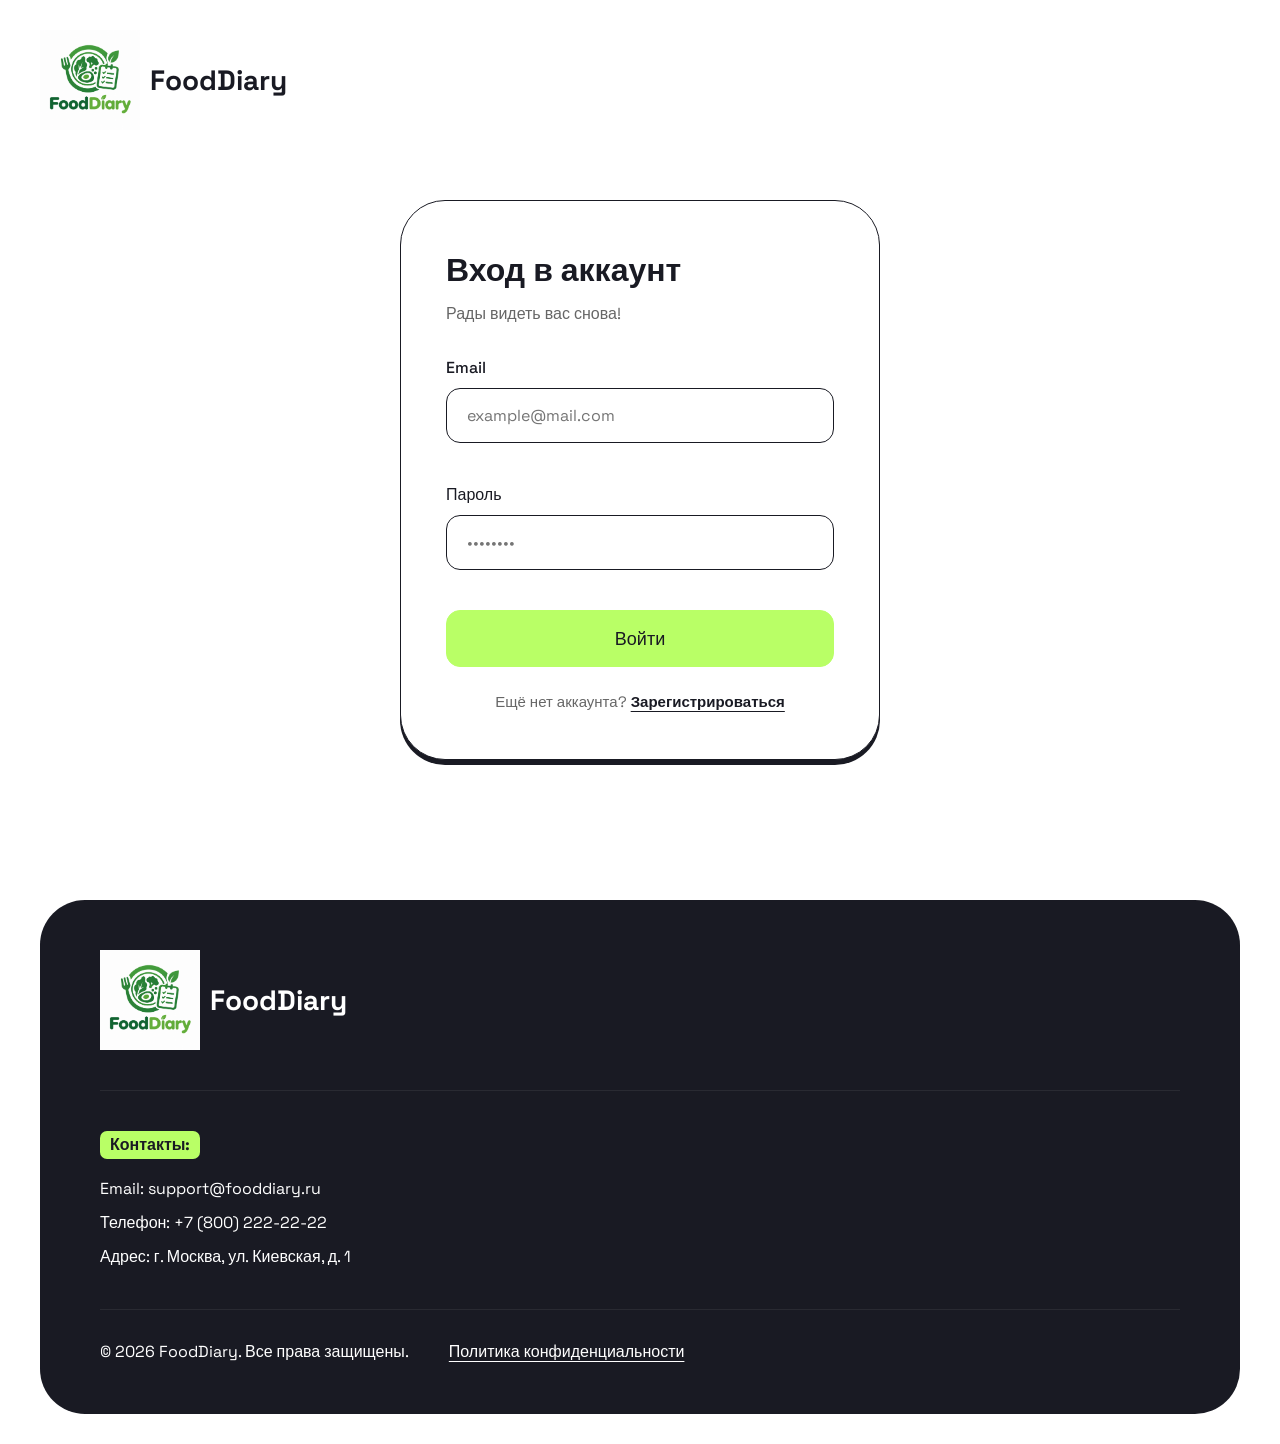
<file: index.html>
<!DOCTYPE html>
<html lang="ru">
<head>
  <meta charset="UTF-8">
  <meta name="viewport" content="width=device-width, initial-scale=1.0">
  <title>Вход — FoodDiary</title>
  <link rel="icon" href="images/logo_1.png" type="image/png">
  <link rel="preconnect" href="https://fonts.googleapis.com">
  <link rel="preconnect" href="https://fonts.gstatic.com" crossorigin>
  <link href="https://fonts.googleapis.com/css2?family=Space+Grotesk:wght@400;500;700&display=swap" rel="stylesheet">
  <link rel="stylesheet" href="style.css">
</head>
<body>

  <header class="header container">
    <a href="index.html" class="header__logo">
      <img src="images/logo_1.png" alt="Логотип" class="logo__img">
      FoodDiary
    </a>
  </header>

  <main class="container">
    <section class="auth">
      <div class="auth__card">
        <h1 class="auth__title">Вход в аккаунт</h1>
        <p class="auth__subtitle">Рады видеть вас снова!</p>

        <form class="auth__form" id="login-form" novalidate>
          <div class="form__group">
            <label for="login-email" class="form__label">Email</label>
            <input type="email" id="login-email" name="email" class="form__input" placeholder="example@mail.com" required>
            <span class="form__error" data-error-for="login-email"></span>
          </div>

          <div class="form__group">
            <label for="login-password" class="form__label">Пароль</label>
            <input type="password" id="login-password" name="password" class="form__input" placeholder="••••••••" required>
            <span class="form__error" data-error-for="login-password"></span>
          </div>

          <button type="submit" class="button button_theme_green button_full">Войти</button>
        </form>

        <p class="auth__footer-text">
          Ещё нет аккаунта? <a href="register.html">Зарегистрироваться</a>
        </p>
      </div>
    </section>
  </main>

  <footer class="footer container">
    <div class="footer__inner">
      <div class="footer__header">
        <a href="index.html" class="footer__logo">
          <img src="images/logo_1.png" alt="Логотип" class="logo__img">
          FoodDiary
        </a>

      </div>

      <div class="footer__body">
        <div class="footer__contact-info">
          <span class="footer__contact-badge">Контакты:</span>
          <p>Email: support@fooddiary.ru</p>
          <p>Телефон: +7 (800) 222-22-22</p>
          <p>Адрес: г. Москва, ул. Киевская, д. 1</p>
        </div>
      </div>

      <div class="footer__bottom">
        <p>© 2026 FoodDiary. Все права защищены.</p>
        <a href="privacy.html" class="footer__privacy">Политика конфиденциальности</a>
      </div>
    </div>
  </footer>

  <script src="js/api.js"></script>
  <script src="js/login.js"></script>
</body>
</html>
</file>
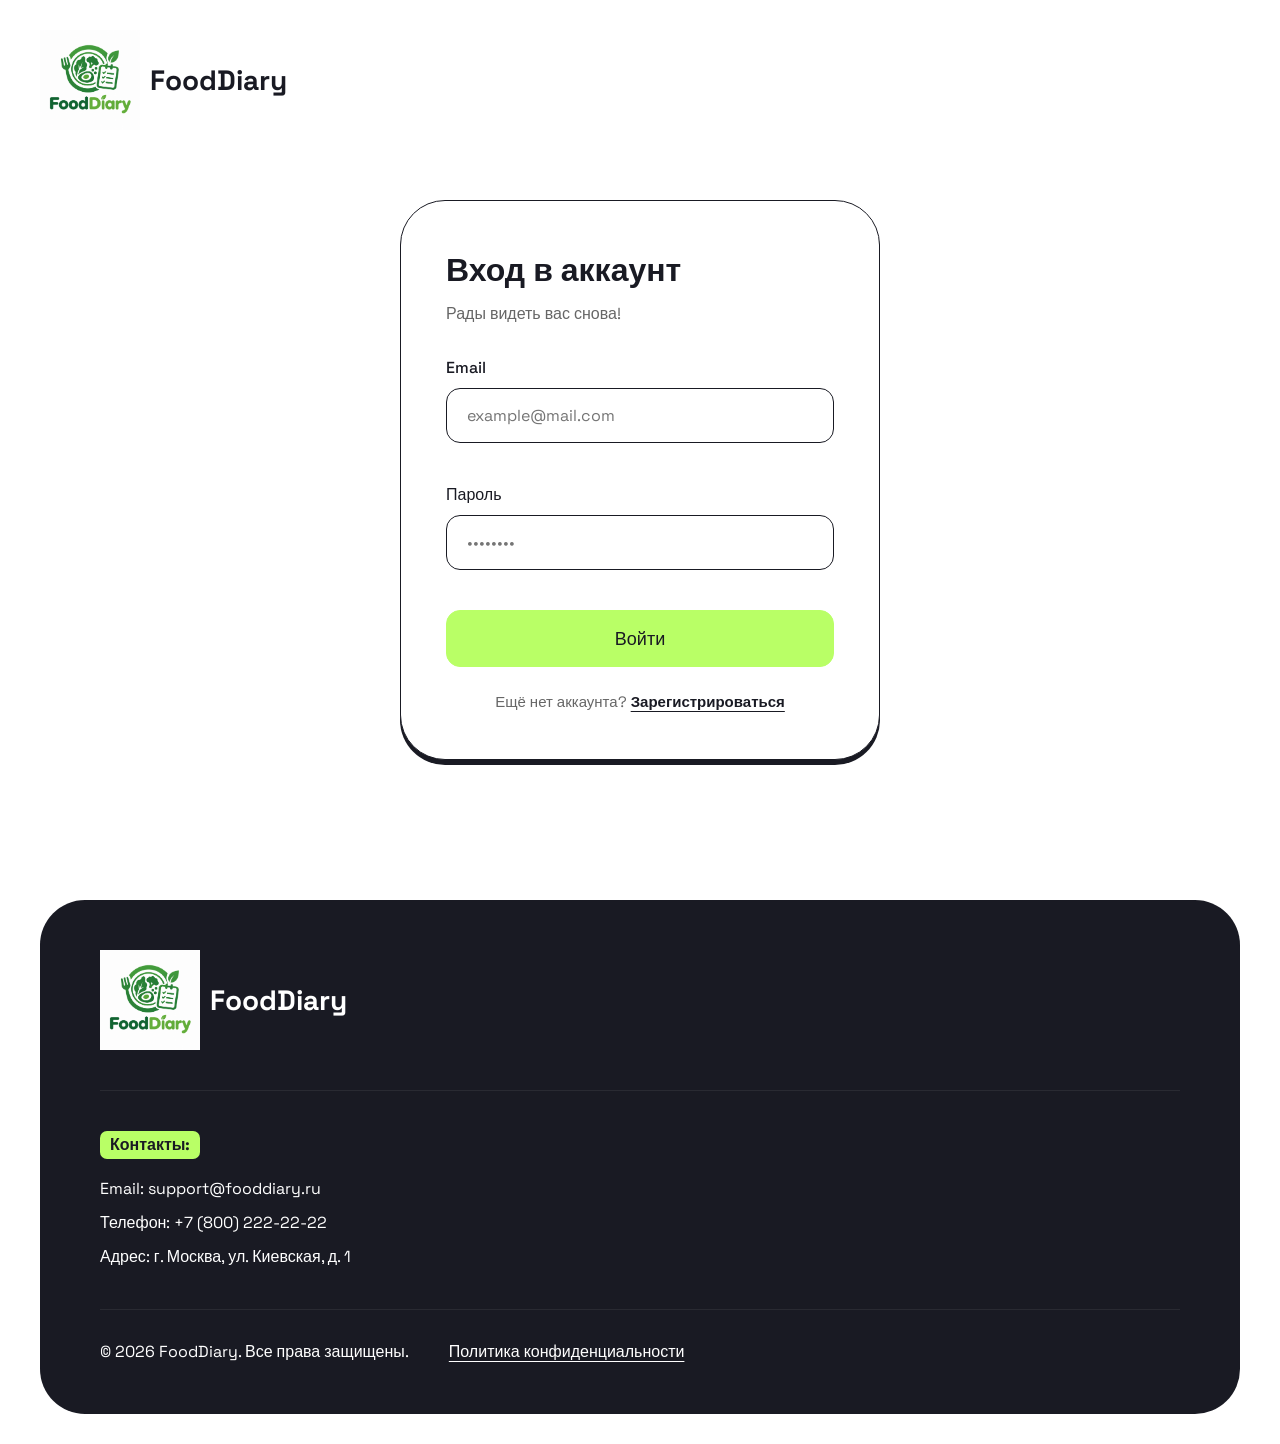
<file: diary.html>
<!DOCTYPE html>
<html lang="ru">
<head>
  <meta charset="UTF-8">
  <meta name="viewport" content="width=device-width, initial-scale=1.0">
  <title>Дневник — FoodDiary</title>
  <link rel="icon" href="images/logo_1.png" type="image/png">
  <link rel="preconnect" href="https://fonts.googleapis.com">
  <link rel="preconnect" href="https://fonts.gstatic.com" crossorigin>
  <link href="https://fonts.googleapis.com/css2?family=Space+Grotesk:wght@400;500;700&display=swap" rel="stylesheet">
  <link rel="stylesheet" href="style.css">
</head>
<body>

  <header class="header container">
    <a href="diary.html" class="header__logo">
      <img src="images/logo_1.png" alt="Логотип" class="logo__img">
      FoodDiary
    </a>
    <nav class="nav">
      <ul class="nav__list">
        <li class="nav__item"><a href="diary.html" class="nav__link nav__link_active">Дневник</a></li>
        <li class="nav__item"><a href="profile.html" class="nav__link">Профиль</a></li>
        <li class="nav__item"><a href="products.html" class="nav__link">Продукты</a></li>
        <li class="nav__item"><a href="favorites.html" class="nav__link">Избранное</a></li>
        <li class="nav__item"><a href="recipes.html" class="nav__link">Рецепты</a></li>
        <li class="nav__item"><a href="wall.html" class="nav__link">Стена</a></li>
      </ul>
      <div class="nav__auth">
        <button type="button" class="nav__auth-btn" onclick="logout()">Выйти</button>
      </div>
    </nav>
  </header>

  <main class="container">

    <!-- Панель даты -->
    <section class="diary-date">
      <button type="button" class="diary-date__arrow" id="prev-day" aria-label="Предыдущий день">←</button>
      <div class="diary-date__current" id="current-date">…</div>
      <button type="button" class="diary-date__arrow" id="next-day" aria-label="Следующий день">→</button>
      <input type="date" id="date-picker" class="form__input" style="width:auto;" aria-label="Выбрать дату">
    </section>

    <!-- Сводка за день -->
    <section class="card diary-summary">
      <h2 class="diary-summary__title">Съедено за день</h2>
      <div class="diary-summary__calories">
        <span id="total-calories">0</span> ккал
      </div>
      <div class="diary-summary__macros">
        <span>Б: <b id="total-protein">0</b> г</span>
        <span>Ж: <b id="total-fats">0</b> г</span>
        <span>У: <b id="total-carbs">0</b> г</span>
      </div>
    </section>

    <!-- Секция: Продукты -->
    <section class="diary-section">
      <div class="diary-section__head">
        <h2 class="diary-section__title">Продукты</h2>
        <button type="button" class="button button_theme_green diary-section__add" data-type="product">
          + Продукт
        </button>
      </div>
      <div id="products-list" class="diary-list"></div>
    </section>

    <!-- Секция: Рецепты -->
    <section class="diary-section">
      <div class="diary-section__head">
        <h2 class="diary-section__title">Рецепты</h2>
        <button type="button" class="button button_theme_green diary-section__add" data-type="recipe">
          + Рецепт
        </button>
      </div>
      <div id="recipes-list" class="diary-list"></div>
    </section>

  </main>

  <footer class="footer container">
    <div class="footer__inner">
      <div class="footer__header">
        <a href="diary.html" class="footer__logo">
          <img src="images/logo_1.png" alt="Логотип" class="logo__img">
          FoodDiary
        </a>
        <ul class="footer__nav-list">
          <li><a href="diary.html" class="footer__nav-link">Дневник</a></li>
          <li><a href="products.html" class="footer__nav-link">Продукты</a></li>
          <li><a href="recipes.html" class="footer__nav-link">Рецепты</a></li>
          <li><a href="privacy.html" class="footer__nav-link">Политика</a></li>
        </ul>
      </div>

      <div class="footer__body">
        <div class="footer__contact-info">
          <span class="footer__contact-badge">Контакты:</span>
          <p>Email: support@fooddiary.ru</p>
          <p>Телефон: +7 (800) 222-22-22</p>
          <p>Адрес: г. Москва, ул. Киевская, д. 1</p>
        </div>
      </div>

      <div class="footer__bottom">
        <p>© 2026 FoodDiary. Все права защищены.</p>
        <a href="privacy.html" class="footer__privacy">Политика конфиденциальности</a>
      </div>
    </div>
  </footer>

  <script src="js/api.js"></script>
  <script src="js/auth.js"></script>
  <script src="js/diary.js"></script>
</body>
</html>
</file>
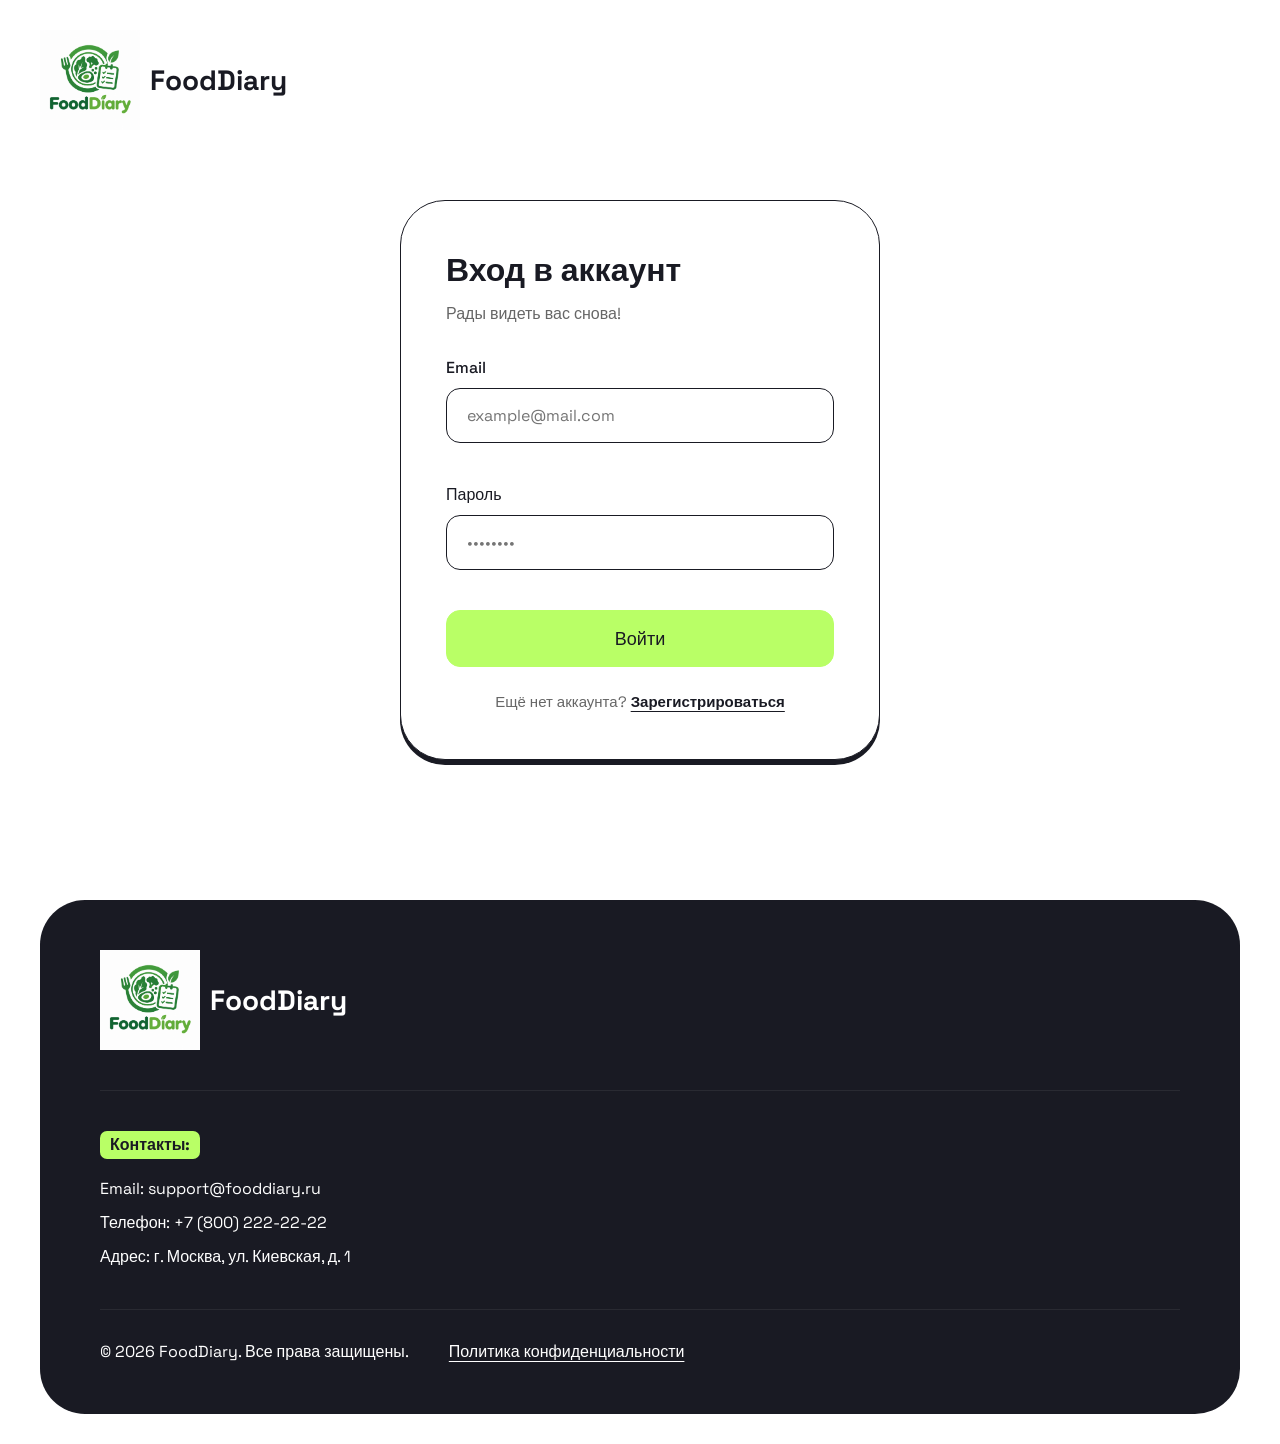
<file: favorites.html>
<!DOCTYPE html>
<html lang="ru">
<head>
  <meta charset="UTF-8">
  <meta name="viewport" content="width=device-width, initial-scale=1.0">
  <title>Избранное — FoodDiary</title>
  <link rel="icon" href="images/logo_1.png" type="image/png">
  <link rel="preconnect" href="https://fonts.googleapis.com">
  <link rel="preconnect" href="https://fonts.gstatic.com" crossorigin>
  <link href="https://fonts.googleapis.com/css2?family=Space+Grotesk:wght@400;500;700&display=swap" rel="stylesheet">
  <link rel="stylesheet" href="style.css">
</head>
<body>

  <header class="header container">
    <a href="diary.html" class="header__logo">
      <img src="images/logo_1.png" alt="Логотип" class="logo__img">
      FoodDiary
    </a>
    <nav class="nav">
      <ul class="nav__list">
        <li class="nav__item"><a href="diary.html" class="nav__link">Дневник</a></li>
        <li class="nav__item"><a href="profile.html" class="nav__link">Профиль</a></li>
        <li class="nav__item"><a href="products.html" class="nav__link">Продукты</a></li>
        <li class="nav__item"><a href="favorites.html" class="nav__link nav__link_active">Избранное</a></li>
        <li class="nav__item"><a href="recipes.html" class="nav__link">Рецепты</a></li>
        <li class="nav__item"><a href="wall.html" class="nav__link">Стена</a></li>
      </ul>
      <div class="nav__auth">
        <button type="button" class="nav__auth-btn" onclick="logout()">Выйти</button>
      </div>
    </nav>
  </header>

  <main class="container">

    <section class="page-header">
      <h1>Избранное</h1>
      <p id="page-subtitle">Продукты и рецепты, которые ты сохранил</p>
    </section>

    <div class="products-toolbar">
      <a href="diary.html" class="button button_theme_outline" id="back-link">← К дневнику</a>
    </div>

    <!-- Избранные продукты -->
    <section class="diary-section">
      <div class="diary-section__head">
        <h2 class="diary-section__title">Продукты</h2>
      </div>
      <div id="fav-products" class="products-grid"></div>
    </section>

    <!-- Панель граммовки  -->
    <section id="grams-panel" class="grams-panel" style="display:none;">
      <div class="card grams-panel__card">
        <div class="grams-panel__head">
          <div>
            <h2 class="grams-panel__title" id="selected-product-name">—</h2>
            <p class="grams-panel__kbju" id="selected-product-kbju">—</p>
          </div>
          <button type="button" class="grams-panel__close" id="cancel-selection" aria-label="Отменить выбор">×</button>
        </div>

        <form id="grams-form" class="grams-panel__form">
          <div class="form__group">
            <label for="grams-input" class="form__label">Сколько грамм?</label>
            <input type="number" id="grams-input" class="form__input" min="1" max="4999" value="100" required>
            <span class="form__error" data-error-for="grams-input"></span>
          </div>

          <div class="grams-panel__preview" id="preview"></div>

          <button type="submit" class="button button_theme_green button_full">Добавить в дневник</button>
        </form>
      </div>
    </section>

    <!-- Избранные рецепты -->
    <section class="diary-section">
      <div class="diary-section__head">
        <h2 class="diary-section__title">Рецепты</h2>
      </div>
      <div id="fav-recipes" class="products-grid"></div>
    </section>

    <!-- Toast -->
    <div id="toast" class="toast"></div>

  </main>

  <footer class="footer container">
    <div class="footer__inner">
      <div class="footer__header">
        <a href="diary.html" class="footer__logo">
          <img src="images/logo_1.png" alt="Логотип" class="logo__img">
          FoodDiary
        </a>
        <ul class="footer__nav-list">
          <li><a href="diary.html" class="footer__nav-link">Дневник</a></li>
          <li><a href="products.html" class="footer__nav-link">Продукты</a></li>
          <li><a href="recipes.html" class="footer__nav-link">Рецепты</a></li>
          <li><a href="privacy.html" class="footer__nav-link">Политика</a></li>
        </ul>
      </div>

      <div class="footer__body">
        <div class="footer__contact-info">
          <span class="footer__contact-badge">Контакты:</span>
          <p>Email: support@fooddiary.ru</p>
          <p>Телефон: +7 (800) 222-22-22</p>
          <p>Адрес: г. Москва, ул. Киевская, д. 1</p>
        </div>
      </div>

      <div class="footer__bottom">
        <p>© 2026 FoodDiary. Все права защищены.</p>
        <a href="privacy.html" class="footer__privacy">Политика конфиденциальности</a>
      </div>
    </div>
  </footer>

  <script src="js/api.js"></script>
  <script src="js/auth.js"></script>
  <script src="js/favorites.js"></script>
</body>
</html>
</file>
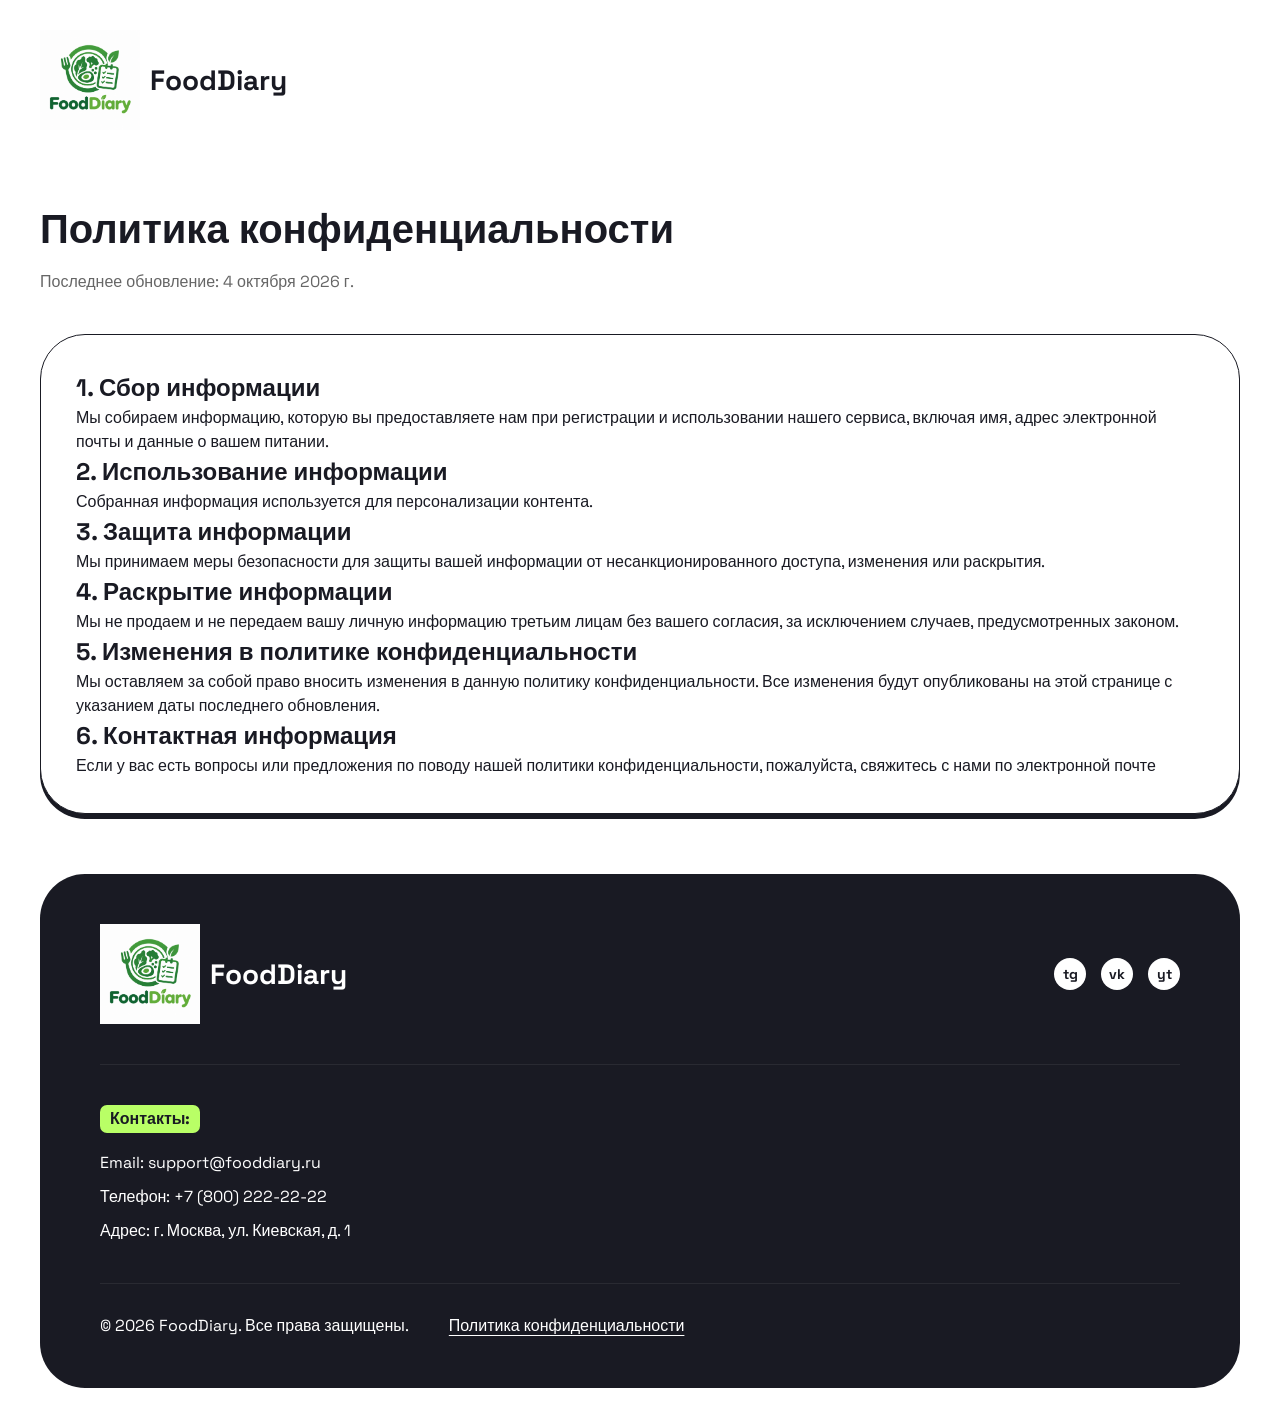
<file: privacy.html>
<!DOCTYPE html>
<html lang="ru">
<head>
  <meta charset="UTF-8">
  <meta name="viewport" content="width=device-width, initial-scale=1.0">
  <title>Политика конфиденциальности — FoodDiary</title>
  <link rel="icon" href="images/logo_1.png" type="image/png">
  <link rel="preconnect" href="https://fonts.googleapis.com">
  <link rel="preconnect" href="https://fonts.gstatic.com" crossorigin>
  <link href="https://fonts.googleapis.com/css2?family=Space+Grotesk:wght@400;500;700&display=swap" rel="stylesheet">
  <link rel="stylesheet" href="style.css">
</head>
<body>

  <header class="header container">
    <a href="index.html" class="header__logo">
      <img src="images/logo_1.png" alt="Логотип" class="logo__img">
      FoodDiary
    </a>
  </header>

  <main class="container">
    <section class="page-header">
      <h1>Политика конфиденциальности</h1>
      <p>Последнее обновление: 4 октября 2026 г.</p>
    </section>

    <section class="card">
      <h2>1. Сбор информации</h2>
      <p>Мы собираем информацию, которую вы предоставляете нам при регистрации и использовании нашего сервиса, включая имя, адрес электронной почты и данные о вашем питании.</p>

      <h2>2. Использование информации</h2>
      <p>Собранная информация используется для персонализации контента.</p>

      <h2>3. Защита информации</h2>
      <p>Мы принимаем меры безопасности для защиты вашей информации от несанкционированного доступа, изменения или раскрытия.</p>

      <h2>4. Раскрытие информации</h2>
      <p>Мы не продаем и не передаем вашу личную информацию третьим лицам без вашего согласия, за исключением случаев, предусмотренных законом.</p>

      <h2>5. Изменения в политике конфиденциальности</h2>
      <p>Мы оставляем за собой право вносить изменения в данную политику конфиденциальности. Все изменения будут опубликованы на этой странице с указанием даты последнего обновления.</p>

      <h2>6. Контактная информация</h2>
      <p>Если у вас есть вопросы или предложения по поводу нашей политики конфиденциальности, пожалуйста, свяжитесь с нами по электронной почте
    </section>

  </main>

  <footer class="footer container">
    <div class="footer__inner">
      <div class="footer__header">
        <a href="index.html" class="footer__logo">
          <img src="images/logo_1.png" alt="Логотип" class="logo__img">
          FoodDiary
        </a>
        <div class="footer__socials">
          <a href="#" class="social-icon" aria-label="Telegram">tg</a>
          <a href="#" class="social-icon" aria-label="VK">vk</a>
          <a href="#" class="social-icon" aria-label="YouTube">yt</a>
        </div>
      </div>

      <div class="footer__body">
        <div class="footer__contact-info">
          <span class="footer__contact-badge">Контакты:</span>
          <p>Email: support@fooddiary.ru</p>
          <p>Телефон: +7 (800) 222-22-22</p>
          <p>Адрес: г. Москва, ул. Киевская, д. 1</p>
        </div>
      </div>

      <div class="footer__bottom">
        <p>© 2026 FoodDiary. Все права защищены.</p>
        <a href="privacy.html" class="footer__privacy">Политика конфиденциальности</a>
      </div>
    </div>
  </footer>

</body>
</html>
</file>
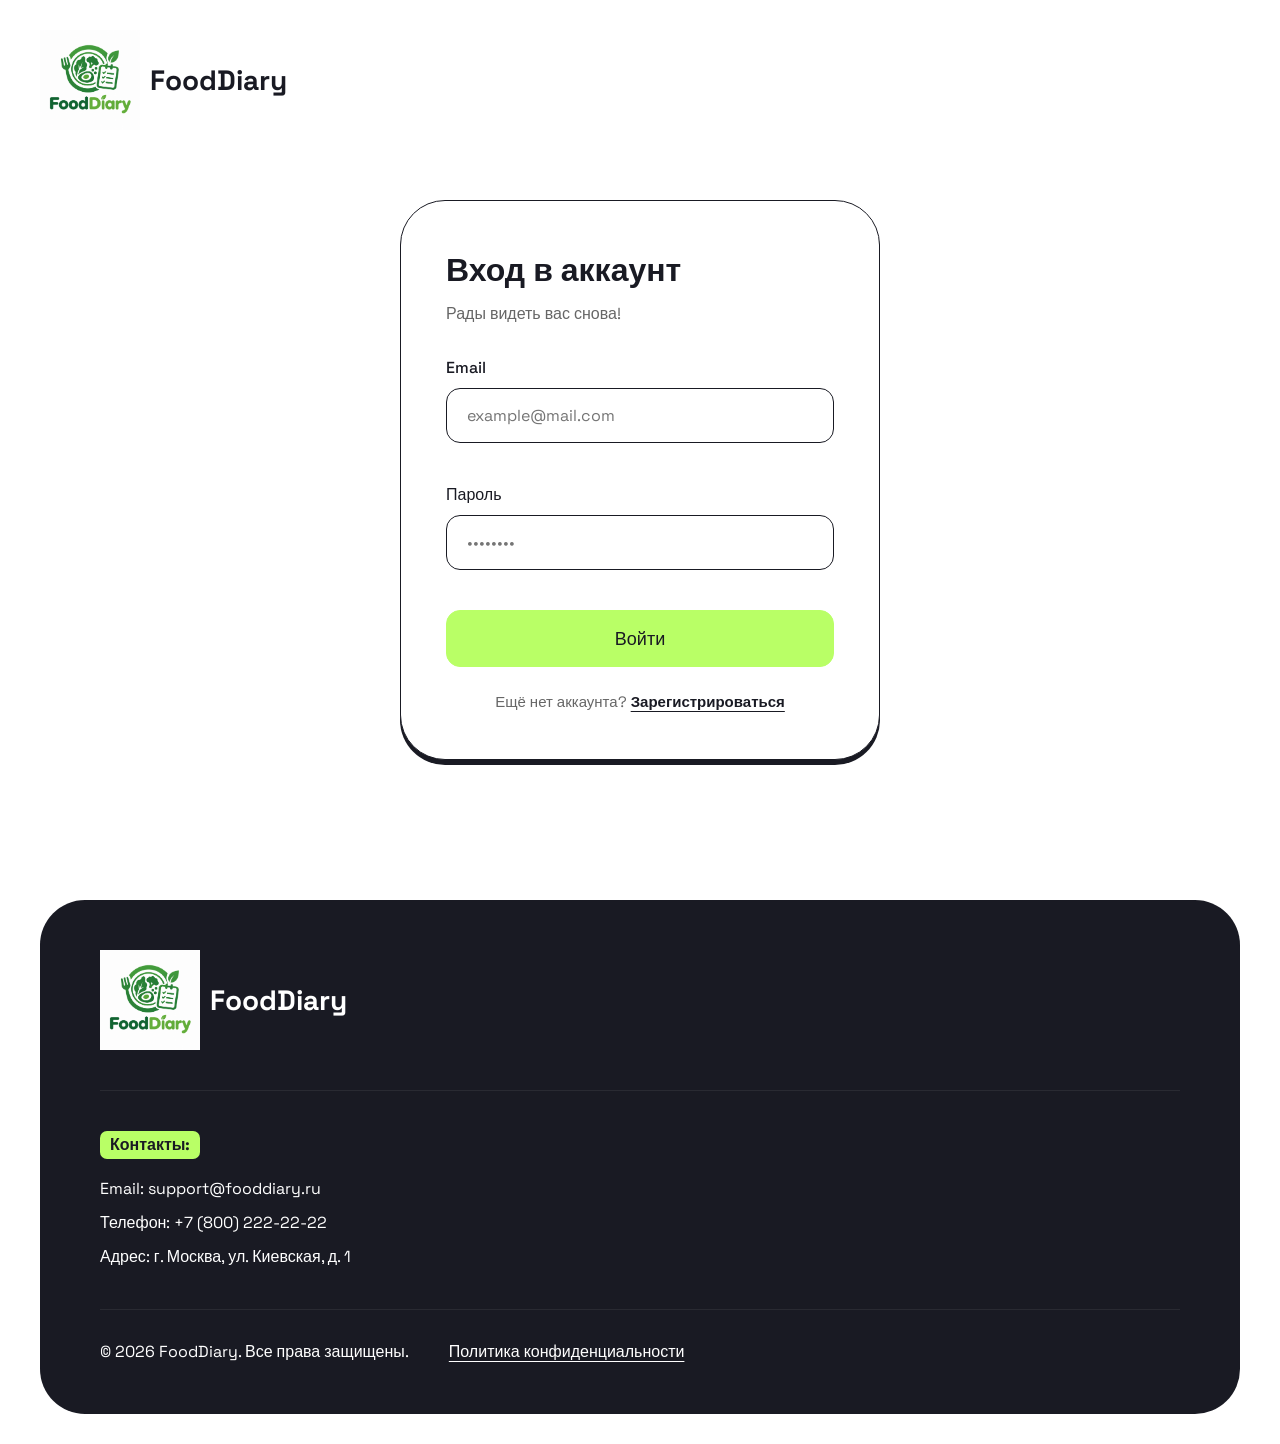
<file: products.html>
<!DOCTYPE html>
<html lang="ru">
<head>
  <meta charset="UTF-8">
  <meta name="viewport" content="width=device-width, initial-scale=1.0">
  <title>Продукты — FoodDiary</title>
  <link rel="icon" href="images/logo_1.png" type="image/png">
  <link rel="preconnect" href="https://fonts.googleapis.com">
  <link rel="preconnect" href="https://fonts.gstatic.com" crossorigin>
  <link href="https://fonts.googleapis.com/css2?family=Space+Grotesk:wght@400;500;700&display=swap" rel="stylesheet">
  <link rel="stylesheet" href="style.css">
</head>
<body>

  <header class="header container">
    <a href="diary.html" class="header__logo">
      <img src="images/logo_1.png" alt="Логотип" class="logo__img">
      FoodDiary
    </a>
    <nav class="nav">
      <ul class="nav__list">
        <li class="nav__item"><a href="diary.html" class="nav__link">Дневник</a></li>
        <li class="nav__item"><a href="profile.html" class="nav__link">Профиль</a></li>
        <li class="nav__item"><a href="products.html" class="nav__link nav__link_active">Продукты</a></li>
        <li class="nav__item"><a href="favorites.html" class="nav__link">Избранное</a></li>
        <li class="nav__item"><a href="recipes.html" class="nav__link">Рецепты</a></li>
        <li class="nav__item"><a href="wall.html" class="nav__link">Стена</a></li>
      </ul>
      <div class="nav__auth">
        <button type="button" class="nav__auth-btn" onclick="logout()">Выйти</button>
      </div>
    </nav>
  </header>

  <main class="container">

    <section class="page-header">
      <h1>Продукты</h1>
      <p id="page-subtitle">Выбери продукт и укажи количество</p>
    </section>

    <div class="products-toolbar">
      <input type="text" id="search" class="form__input" placeholder="Поиск по названию...">
      <select id="category-filter" class="form__select" style="width:auto;" aria-label="Категория">
        <option value="">Все категории</option>
        <option value="grains">Крупы и макароны</option>
        <option value="meat">Мясо и рыба</option>
        <option value="dairy">Молочные продукты и яйца</option>
        <option value="vegetables">Овощи</option>
        <option value="fruits">Фрукты и ягоды</option>
        <option value="nuts">Орехи и семена</option>
        <option value="bread">Хлеб</option>
        <option value="oils">Масла и сладкое</option>
      </select>
      <button type="button" class="button button_theme_green" id="admin-add-product" style="display:none;">+ Новый продукт</button>
      <a href="diary.html" class="button button_theme_outline" id="back-link">← К дневнику</a>
    </div>

    <div id="products-grid" class="products-grid"></div>

    <div id="empty-search" class="diary-empty" style="display:none;">
      Ничего не найдено
    </div>

    <!-- Блок граммовки (появляется при выборе продукта) -->
    <section id="grams-panel" class="grams-panel" style="display:none;">
      <div class="card grams-panel__card">
        <div class="grams-panel__head">
          <div>
            <h2 class="grams-panel__title" id="selected-product-name">—</h2>
            <p class="grams-panel__kbju" id="selected-product-kbju">—</p>
          </div>
          <button type="button" class="grams-panel__close" id="cancel-selection" aria-label="Отменить выбор">×</button>
        </div>

        <form id="grams-form" class="grams-panel__form">
          <div class="form__group">
            <label for="grams-input" class="form__label">Сколько грамм?</label>
            <input type="number" id="grams-input" class="form__input" min="1" max="4999" value="100" required>
            <span class="form__error" data-error-for="grams-input"></span>
          </div>

          <div class="grams-panel__preview" id="preview"></div>

          <button type="submit" class="button button_theme_green button_full">Добавить в дневник</button>
        </form>
      </div>
    </section>

    <!-- Панель администратора: добавление / изменение продукта -->
    <section id="product-admin-panel" class="grams-panel" style="display:none;">
      <div class="card grams-panel__card">
        <div class="grams-panel__head">
          <h2 class="grams-panel__title" id="product-form-title">Новый продукт</h2>
          <button type="button" class="grams-panel__close" id="product-cancel" aria-label="Закрыть">×</button>
        </div>

        <form id="product-form" class="grams-panel__form" novalidate>
          <input type="hidden" id="product-id">

          <div class="form__group">
            <label for="product-name" class="form__label">Название</label>
            <input type="text" id="product-name" class="form__input" required>
            <span class="form__error" data-error-for="product-name"></span>
          </div>

          <div class="form__group">
            <label for="product-category" class="form__label">Категория</label>
            <select id="product-category" class="form__select" required>
              <option value="grains">Крупы и макароны</option>
              <option value="meat">Мясо и рыба</option>
              <option value="dairy">Молочные продукты и яйца</option>
              <option value="vegetables">Овощи</option>
              <option value="fruits">Фрукты и ягоды</option>
              <option value="nuts">Орехи и семена</option>
              <option value="bread">Хлеб</option>
              <option value="oils">Масла и сладкое</option>
            </select>
            <span class="form__error" data-error-for="product-category"></span>
          </div>

          <div class="form__group">
            <label for="product-calories" class="form__label">Калории на 100 г, ккал</label>
            <input type="number" id="product-calories" class="form__input" min="0" step="any" required>
            <span class="form__error" data-error-for="product-calories"></span>
          </div>

          <div class="form__group">
            <label for="product-protein" class="form__label">Белки на 100 г, г</label>
            <input type="number" id="product-protein" class="form__input" min="0" step="any" required>
            <span class="form__error" data-error-for="product-protein"></span>
          </div>

          <div class="form__group">
            <label for="product-fats" class="form__label">Жиры на 100 г, г</label>
            <input type="number" id="product-fats" class="form__input" min="0" step="any" required>
            <span class="form__error" data-error-for="product-fats"></span>
          </div>

          <div class="form__group">
            <label for="product-carbs" class="form__label">Углеводы на 100 г, г</label>
            <input type="number" id="product-carbs" class="form__input" min="0" step="any" required>
            <span class="form__error" data-error-for="product-carbs"></span>
          </div>

          <button type="submit" class="button button_theme_green button_full">Сохранить</button>
        </form>
      </div>
    </section>

    <!-- Toast -->
    <div id="toast" class="toast"></div>

  </main>

  <footer class="footer container">
    <div class="footer__inner">
      <div class="footer__header">
        <a href="diary.html" class="footer__logo">
          <img src="images/logo_1.png" alt="Логотип" class="logo__img">
          FoodDiary
        </a>
        <ul class="footer__nav-list">
          <li><a href="diary.html" class="footer__nav-link">Дневник</a></li>
          <li><a href="products.html" class="footer__nav-link">Продукты</a></li>
          <li><a href="recipes.html" class="footer__nav-link">Рецепты</a></li>
          <li><a href="privacy.html" class="footer__nav-link">Политика</a></li>
        </ul>
      </div>

      <div class="footer__body">
        <div class="footer__contact-info">
          <span class="footer__contact-badge">Контакты:</span>
          <p>Email: support@fooddiary.ru</p>
          <p>Телефон: +7 (800) 222-22-22</p>
          <p>Адрес: г. Москва, ул. Киевская, д. 1</p>
        </div>
      </div>

      <div class="footer__bottom">
        <p>© 2026 FoodDiary. Все права защищены.</p>
        <a href="privacy.html" class="footer__privacy">Политика конфиденциальности</a>
      </div>
    </div>
  </footer>

  <script src="js/api.js"></script>
  <script src="js/auth.js"></script>
  <script src="js/products.js"></script>
</body>
</html>
</file>
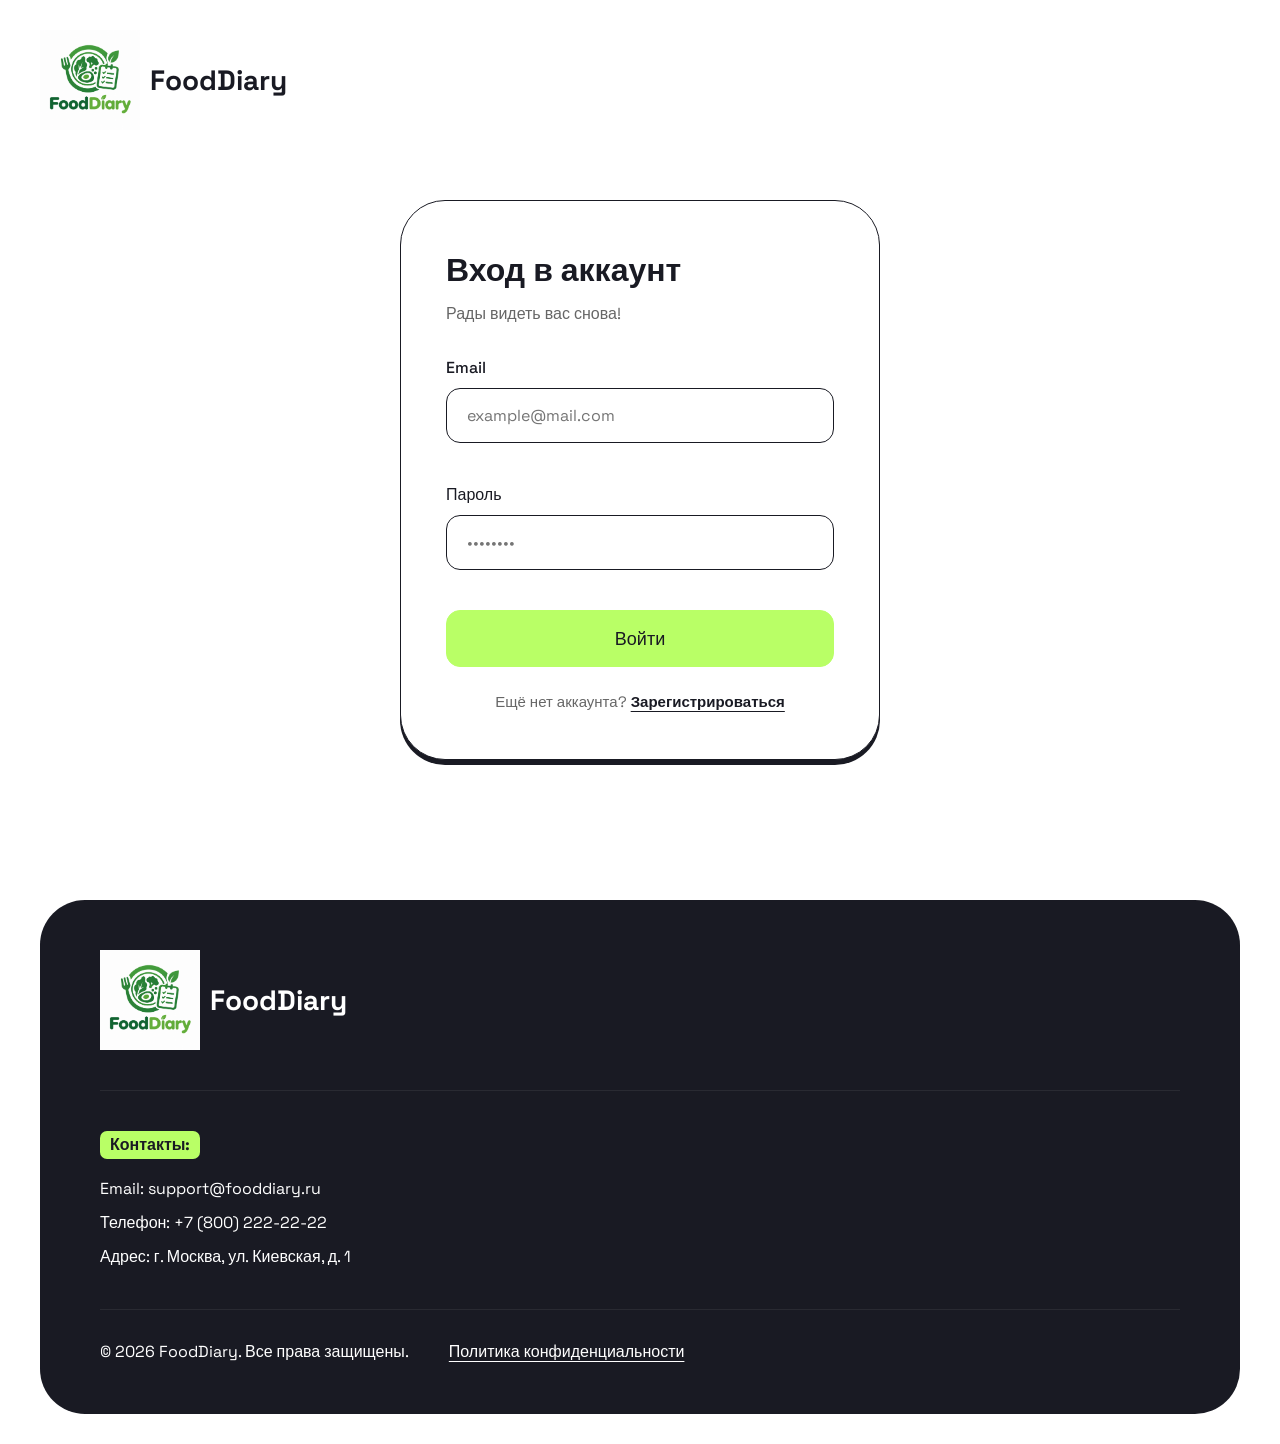
<file: profile.html>
<!DOCTYPE html>
<html lang="ru">
<head>
  <meta charset="UTF-8">
  <meta name="viewport" content="width=device-width, initial-scale=1.0">
  <title>Профиль — FoodDiary</title>
  <link rel="icon" href="images/logo_1.png" type="image/png">
  <link rel="preconnect" href="https://fonts.googleapis.com">
  <link rel="preconnect" href="https://fonts.gstatic.com" crossorigin>
  <link href="https://fonts.googleapis.com/css2?family=Space+Grotesk:wght@400;500;700&display=swap" rel="stylesheet">
  <link rel="stylesheet" href="style.css">
</head>
<body>

  <header class="header container">
    <a href="diary.html" class="header__logo">
      <img src="images/logo_1.png" alt="Логотип" class="logo__img">
      FoodDiary
    </a>
    <nav class="nav">
      <ul class="nav__list">
        <li class="nav__item"><a href="diary.html" class="nav__link">Дневник</a></li>
        <li class="nav__item"><a href="profile.html" class="nav__link nav__link_active">Профиль</a></li>
        <li class="nav__item"><a href="products.html" class="nav__link">Продукты</a></li>
        <li class="nav__item"><a href="favorites.html" class="nav__link">Избранное</a></li>
        <li class="nav__item"><a href="recipes.html" class="nav__link">Рецепты</a></li>
        <li class="nav__item"><a href="wall.html" class="nav__link">Стена</a></li>
      </ul>
      <div class="nav__auth">
        <button type="button" class="nav__auth-btn" onclick="logout()">Выйти</button>
      </div>
    </nav>
  </header>

  <main class="container">

    <section class="page-header">
      <h1>Профиль</h1>
      <p>Твои данные и статистика</p>
    </section>

    <!-- Карточка пользователя -->
    <section class="card profile-card">
      <div class="profile-avatar" id="profile-avatar">?</div>
      <h2 class="profile-name" id="profile-name">…</h2>
      <p class="profile-email" id="profile-email">…</p>
      <p class="profile-since" id="profile-since"></p>
      <p class="profile-since" id="profile-role" style="display:none;"></p>
    </section>

    <!-- Статистика -->
    <section class="profile-stats">
      <div class="card profile-stat">
        <div class="profile-stat__value" id="stat-meals">0</div>
        <div class="profile-stat__label">Записей в дневнике</div>
      </div>
      <div class="card profile-stat">
        <div class="profile-stat__value" id="stat-favorites">0</div>
        <div class="profile-stat__label">В избранном</div>
      </div>
      <div class="card profile-stat">
        <div class="profile-stat__value" id="stat-days">0</div>
        <div class="profile-stat__label">Дней с записями</div>
      </div>
    </section>

    <!-- Форма редактирования имени -->
    <section class="card profile-edit">
      <h3 class="profile-edit__title">Изменить имя</h3>
      <form id="profile-form" class="profile-edit__form">
        <div class="form__group">
          <label for="edit-name" class="form__label">Имя и Фамилия</label>
          <input type="text" id="edit-name" class="form__input" placeholder="Иван Иванов" required>
          <span class="form__error" data-error-for="edit-name"></span>
        </div>
        <button type="submit" class="button button_theme_green">Сохранить</button>
      </form>
    </section>

    <!-- Выход -->
    <section class="profile-logout">
      <button type="button" class="button button_theme_outline" onclick="logout()">
        Выйти из аккаунта
      </button>
    </section>

    <!-- Удаление аккаунта -->
    <section class="card profile-edit">
      <h3 class="profile-edit__title">Удаление аккаунта</h3>
      <p class="profile-since">Аккаунт и все связанные данные (дневник, избранное, посты и комментарии) будут удалены без возможности восстановления.</p>
      <button type="button" class="button button_theme_outline" id="delete-account">Удалить аккаунт</button>
    </section>

    <!-- Toast -->
    <div id="toast" class="toast"></div>

  </main>

  <footer class="footer container">
    <div class="footer__inner">
      <div class="footer__header">
        <a href="diary.html" class="footer__logo">
          <img src="images/logo_1.png" alt="Логотип" class="logo__img">
          FoodDiary
        </a>
        <ul class="footer__nav-list">
          <li><a href="diary.html" class="footer__nav-link">Дневник</a></li>
          <li><a href="products.html" class="footer__nav-link">Продукты</a></li>
          <li><a href="recipes.html" class="footer__nav-link">Рецепты</a></li>
          <li><a href="privacy.html" class="footer__nav-link">Политика</a></li>
        </ul>
      </div>

      <div class="footer__body">
        <div class="footer__contact-info">
          <span class="footer__contact-badge">Контакты:</span>
          <p>Email: support@fooddiary.ru</p>
          <p>Телефон: +7 (800) 222-22-22</p>
          <p>Адрес: г. Москва, ул. Киевская, д. 1</p>
        </div>
      </div>

      <div class="footer__bottom">
        <p>© 2026 FoodDiary. Все права защищены.</p>
        <a href="privacy.html" class="footer__privacy">Политика конфиденциальности</a>
      </div>
    </div>
  </footer>

  <script src="js/api.js"></script>
  <script src="js/auth.js"></script>
  <script src="js/profile.js"></script>
</body>
</html>
</file>
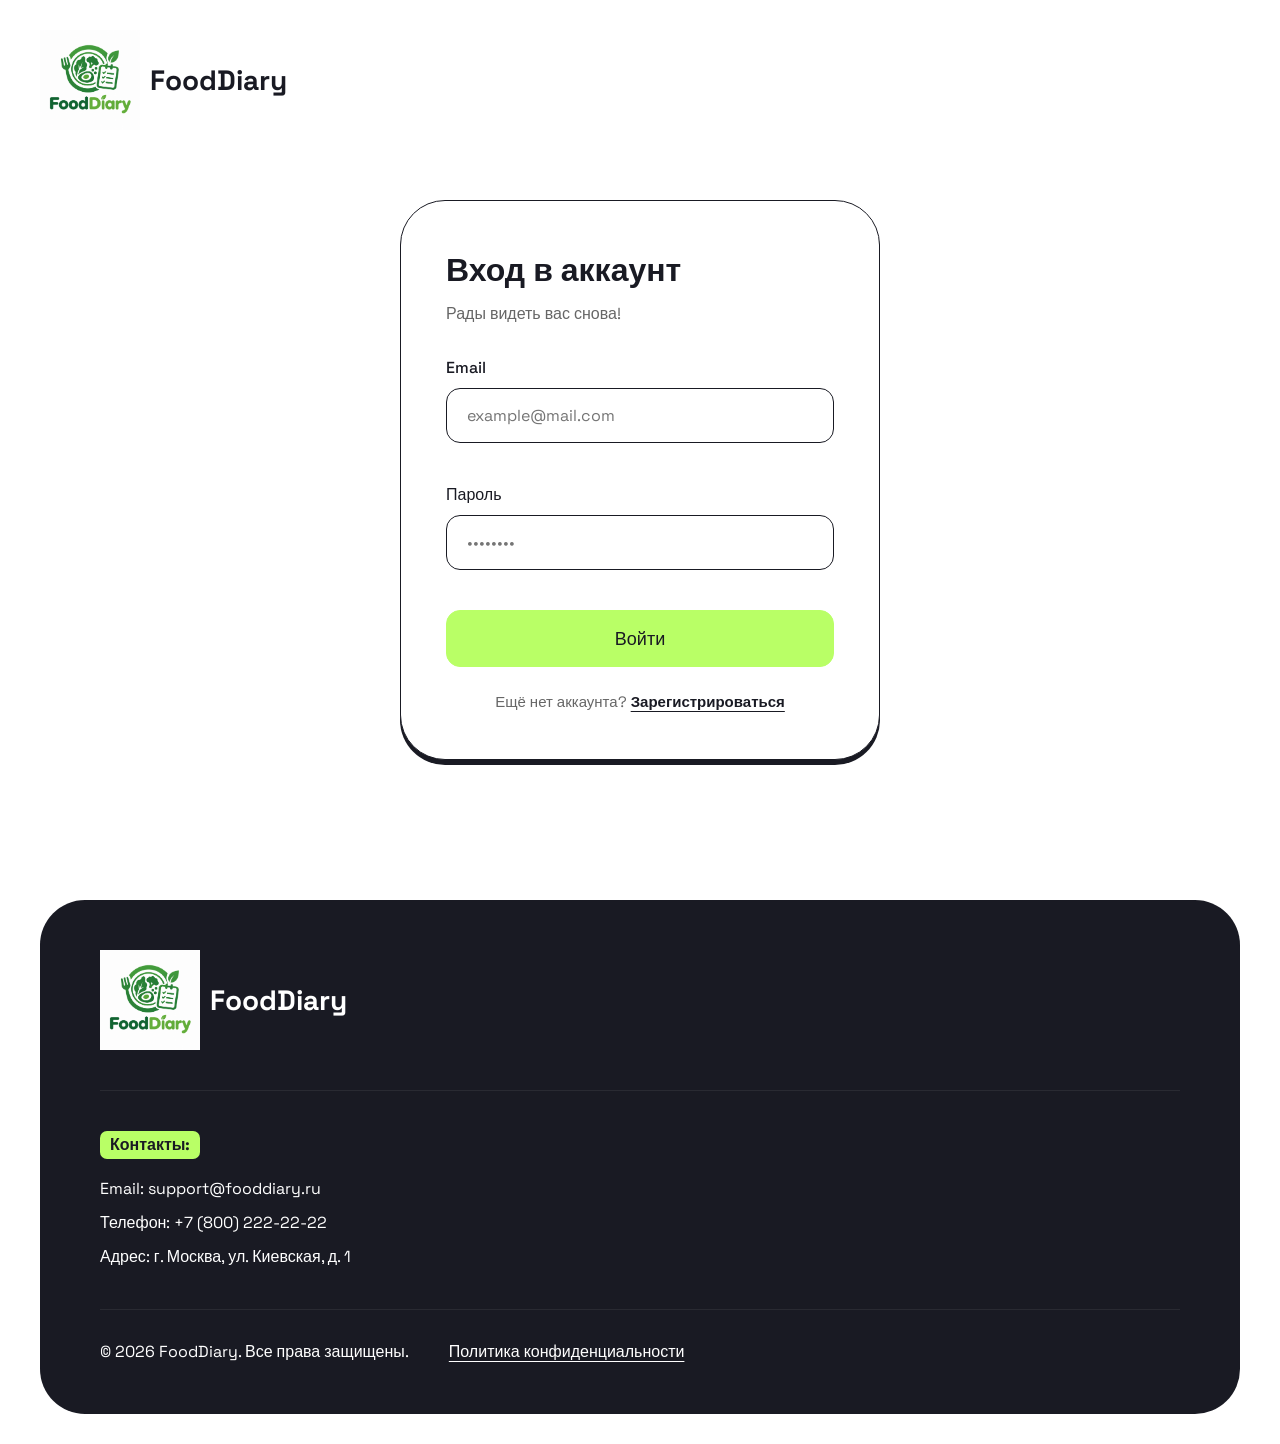
<file: recipe.html>
<!DOCTYPE html>
<html lang="ru">
<head>
  <meta charset="UTF-8">
  <meta name="viewport" content="width=device-width, initial-scale=1.0">
  <title>Рецепт — FoodDiary</title>
  <link rel="icon" href="images/logo_1.png" type="image/png">
  <link rel="preconnect" href="https://fonts.googleapis.com">
  <link rel="preconnect" href="https://fonts.gstatic.com" crossorigin>
  <link href="https://fonts.googleapis.com/css2?family=Space+Grotesk:wght@400;500;700&display=swap" rel="stylesheet">
  <link rel="stylesheet" href="style.css">
</head>
<body>

  <header class="header container">
    <a href="diary.html" class="header__logo">
      <img src="images/logo_1.png" alt="Логотип" class="logo__img">
      FoodDiary
    </a>
    <nav class="nav">
      <ul class="nav__list">
        <li class="nav__item"><a href="diary.html" class="nav__link">Дневник</a></li>
        <li class="nav__item"><a href="profile.html" class="nav__link">Профиль</a></li>
        <li class="nav__item"><a href="products.html" class="nav__link">Продукты</a></li>
        <li class="nav__item"><a href="favorites.html" class="nav__link">Избранное</a></li>
        <li class="nav__item"><a href="recipes.html" class="nav__link nav__link_active">Рецепты</a></li>
        <li class="nav__item"><a href="wall.html" class="nav__link">Стена</a></li>
      </ul>
      <div class="nav__auth">
        <button type="button" class="nav__auth-btn" onclick="logout()">Выйти</button>
      </div>
    </nav>
  </header>

  <main class="container">

    <section class="page-header">
      <h1 id="recipe-title">Рецепт</h1>
      <p id="recipe-category-label"></p>
    </section>

    <div class="products-toolbar">
      <a href="recipes.html" class="button button_theme_outline" id="back-link">← К рецептам</a>
    </div>

    <section class="card" id="recipe-card">
      <p id="recipe-description-text"></p>

      <div class="product-card__kbju" id="recipe-kbju"></div>
      <div class="product-card__hint">на 1 порцию</div>

      <h2 class="diary-section__title">Ингредиенты</h2>
      <ul id="recipe-ingredients-list"></ul>

      <h2 class="diary-section__title">Приготовление</h2>
      <ol id="recipe-steps-list"></ol>

      <div class="products-toolbar">
        <button type="button" class="button button_theme_green" id="add-to-diary">Добавить в дневник</button>
        <button type="button" class="button button_theme_outline" id="fav-btn">★ В избранное</button>
      </div>
    </section>

    <div id="recipe-not-found" class="diary-empty" style="display:none;">
      Рецепт не найден
    </div>

    <!-- Toast -->
    <div id="toast" class="toast"></div>

  </main>

  <footer class="footer container">
    <div class="footer__inner">
      <div class="footer__header">
        <a href="diary.html" class="footer__logo">
          <img src="images/logo_1.png" alt="Логотип" class="logo__img">
          FoodDiary
        </a>
        <ul class="footer__nav-list">
          <li><a href="diary.html" class="footer__nav-link">Дневник</a></li>
          <li><a href="products.html" class="footer__nav-link">Продукты</a></li>
          <li><a href="recipes.html" class="footer__nav-link">Рецепты</a></li>
          <li><a href="privacy.html" class="footer__nav-link">Политика</a></li>
        </ul>
      </div>

      <div class="footer__body">
        <div class="footer__contact-info">
          <span class="footer__contact-badge">Контакты:</span>
          <p>Email: support@fooddiary.ru</p>
          <p>Телефон: +7 (800) 222-22-22</p>
          <p>Адрес: г. Москва, ул. Киевская, д. 1</p>
        </div>
      </div>

      <div class="footer__bottom">
        <p>© 2026 FoodDiary. Все права защищены.</p>
        <a href="privacy.html" class="footer__privacy">Политика конфиденциальности</a>
      </div>
    </div>
  </footer>

  <script src="js/api.js"></script>
  <script src="js/auth.js"></script>
  <script src="js/recipe.js"></script>
</body>
</html>
</file>
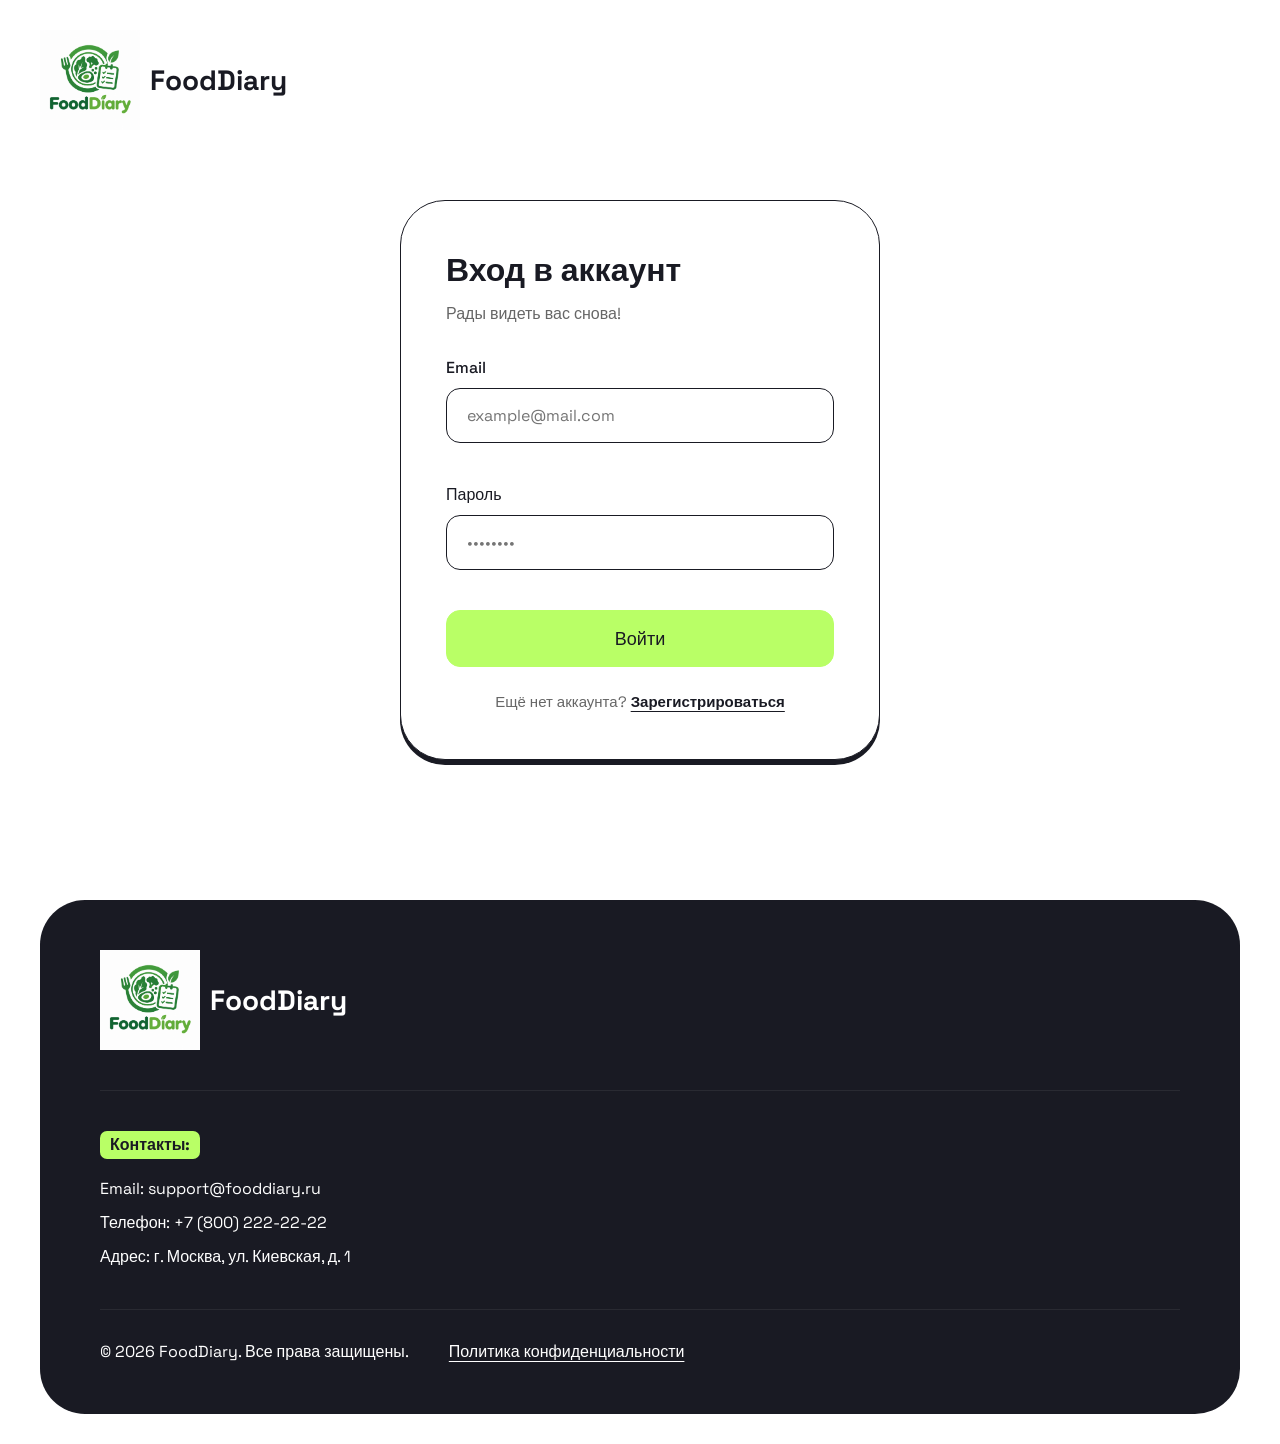
<file: recipes.html>
<!DOCTYPE html>
<html lang="ru">
<head>
  <meta charset="UTF-8">
  <meta name="viewport" content="width=device-width, initial-scale=1.0">
  <title>Рецепты — FoodDiary</title>
  <link rel="icon" href="images/logo_1.png" type="image/png">
  <link rel="preconnect" href="https://fonts.googleapis.com">
  <link rel="preconnect" href="https://fonts.gstatic.com" crossorigin>
  <link href="https://fonts.googleapis.com/css2?family=Space+Grotesk:wght@400;500;700&display=swap" rel="stylesheet">
  <link rel="stylesheet" href="style.css">
</head>
<body>

  <header class="header container">
    <a href="diary.html" class="header__logo">
      <img src="images/logo_1.png" alt="Логотип" class="logo__img">
      FoodDiary
    </a>
    <nav class="nav">
      <ul class="nav__list">
        <li class="nav__item"><a href="diary.html" class="nav__link">Дневник</a></li>
        <li class="nav__item"><a href="profile.html" class="nav__link">Профиль</a></li>
        <li class="nav__item"><a href="products.html" class="nav__link">Продукты</a></li>
        <li class="nav__item"><a href="favorites.html" class="nav__link">Избранное</a></li>
        <li class="nav__item"><a href="recipes.html" class="nav__link nav__link_active">Рецепты</a></li>
        <li class="nav__item"><a href="wall.html" class="nav__link">Стена</a></li>
      </ul>
      <div class="nav__auth">
        <button type="button" class="nav__auth-btn" onclick="logout()">Выйти</button>
      </div>
    </nav>
  </header>

  <main class="container">

    <section class="page-header">
      <h1>Рецепты</h1>
      <p id="page-subtitle">Выбери рецепт и добавь его в дневник</p>
    </section>

    <div class="products-toolbar">
      <input type="text" id="search" class="form__input" placeholder="Поиск по названию...">
      <select id="category-filter" class="form__select" style="width:auto;" aria-label="Категория">
        <option value="">Все категории</option>
        <option value="mass">Массонабор</option>
        <option value="loss">Похудение</option>
        <option value="balance">Баланс</option>
      </select>
      <button type="button" class="button button_theme_green" id="admin-add-recipe" style="display:none;">+ Новый рецепт</button>
      <a href="diary.html" class="button button_theme_outline" id="back-link">← К дневнику</a>
    </div>

    <div id="recipes-grid" class="products-grid"></div>

    <div id="empty-search" class="diary-empty" style="display:none;">
      Ничего не найдено
    </div>

    <!-- Панель администратора: добавление / изменение рецепта -->
    <section id="recipe-admin-panel" class="grams-panel" style="display:none;">
      <div class="card grams-panel__card">
        <div class="grams-panel__head">
          <h2 class="grams-panel__title" id="recipe-form-title">Новый рецепт</h2>
          <button type="button" class="grams-panel__close" id="recipe-cancel" aria-label="Закрыть">×</button>
        </div>

        <form id="recipe-form" class="grams-panel__form" novalidate>
          <input type="hidden" id="recipe-id">

          <div class="form__group">
            <label for="recipe-name" class="form__label">Название</label>
            <input type="text" id="recipe-name" class="form__input" required>
            <span class="form__error" data-error-for="recipe-name"></span>
          </div>

          <div class="form__group">
            <label for="recipe-category" class="form__label">Категория</label>
            <select id="recipe-category" class="form__select" required>
              <option value="mass">Массонабор</option>
              <option value="loss">Похудение</option>
              <option value="balance">Баланс</option>
            </select>
            <span class="form__error" data-error-for="recipe-category"></span>
          </div>

          <div class="form__group">
            <label for="recipe-description" class="form__label">Краткое описание</label>
            <input type="text" id="recipe-description" class="form__input">
            <span class="form__error" data-error-for="recipe-description"></span>
          </div>

          <div class="form__group">
            <p class="form__label">Ингредиенты</p>
            <div id="recipe-ingredients" class="recipe-ingredient-list"></div>
            <button type="button" id="recipe-add-ingredient" class="button button_theme_outline">Добавить ингредиент</button>
            <span class="form__error" data-error-for="recipe-ingredients"></span>
          </div>
          <p id="recipe-nutrition" aria-live="polite">КБЖУ рассчитывается по выбранным продуктам. Одна порция — весь рецепт.</p>

          <div class="form__group">
            <label for="recipe-steps" class="form__label">Шаги приготовления (по одному в строке)</label>
            <textarea id="recipe-steps" class="form__textarea" rows="6" required></textarea>
            <span class="form__error" data-error-for="recipe-steps"></span>
          </div>

          <button type="submit" class="button button_theme_green button_full">Сохранить</button>
        </form>
      </div>
    </section>

    <!-- Toast -->
    <div id="toast" class="toast"></div>

  </main>

  <footer class="footer container">
    <div class="footer__inner">
      <div class="footer__header">
        <a href="diary.html" class="footer__logo">
          <img src="images/logo_1.png" alt="Логотип" class="logo__img">
          FoodDiary
        </a>
        <ul class="footer__nav-list">
          <li><a href="diary.html" class="footer__nav-link">Дневник</a></li>
          <li><a href="products.html" class="footer__nav-link">Продукты</a></li>
          <li><a href="recipes.html" class="footer__nav-link">Рецепты</a></li>
          <li><a href="privacy.html" class="footer__nav-link">Политика</a></li>
        </ul>
      </div>

      <div class="footer__body">
        <div class="footer__contact-info">
          <span class="footer__contact-badge">Контакты:</span>
          <p>Email: support@fooddiary.ru</p>
          <p>Телефон: +7 (800) 222-22-22</p>
          <p>Адрес: г. Москва, ул. Киевская, д. 1</p>
        </div>
      </div>

      <div class="footer__bottom">
        <p>© 2026 FoodDiary. Все права защищены.</p>
        <a href="privacy.html" class="footer__privacy">Политика конфиденциальности</a>
      </div>
    </div>
  </footer>

  <script src="js/api.js"></script>
  <script src="js/auth.js"></script>
  <script src="js/recipes.js"></script>
</body>
</html>
</file>
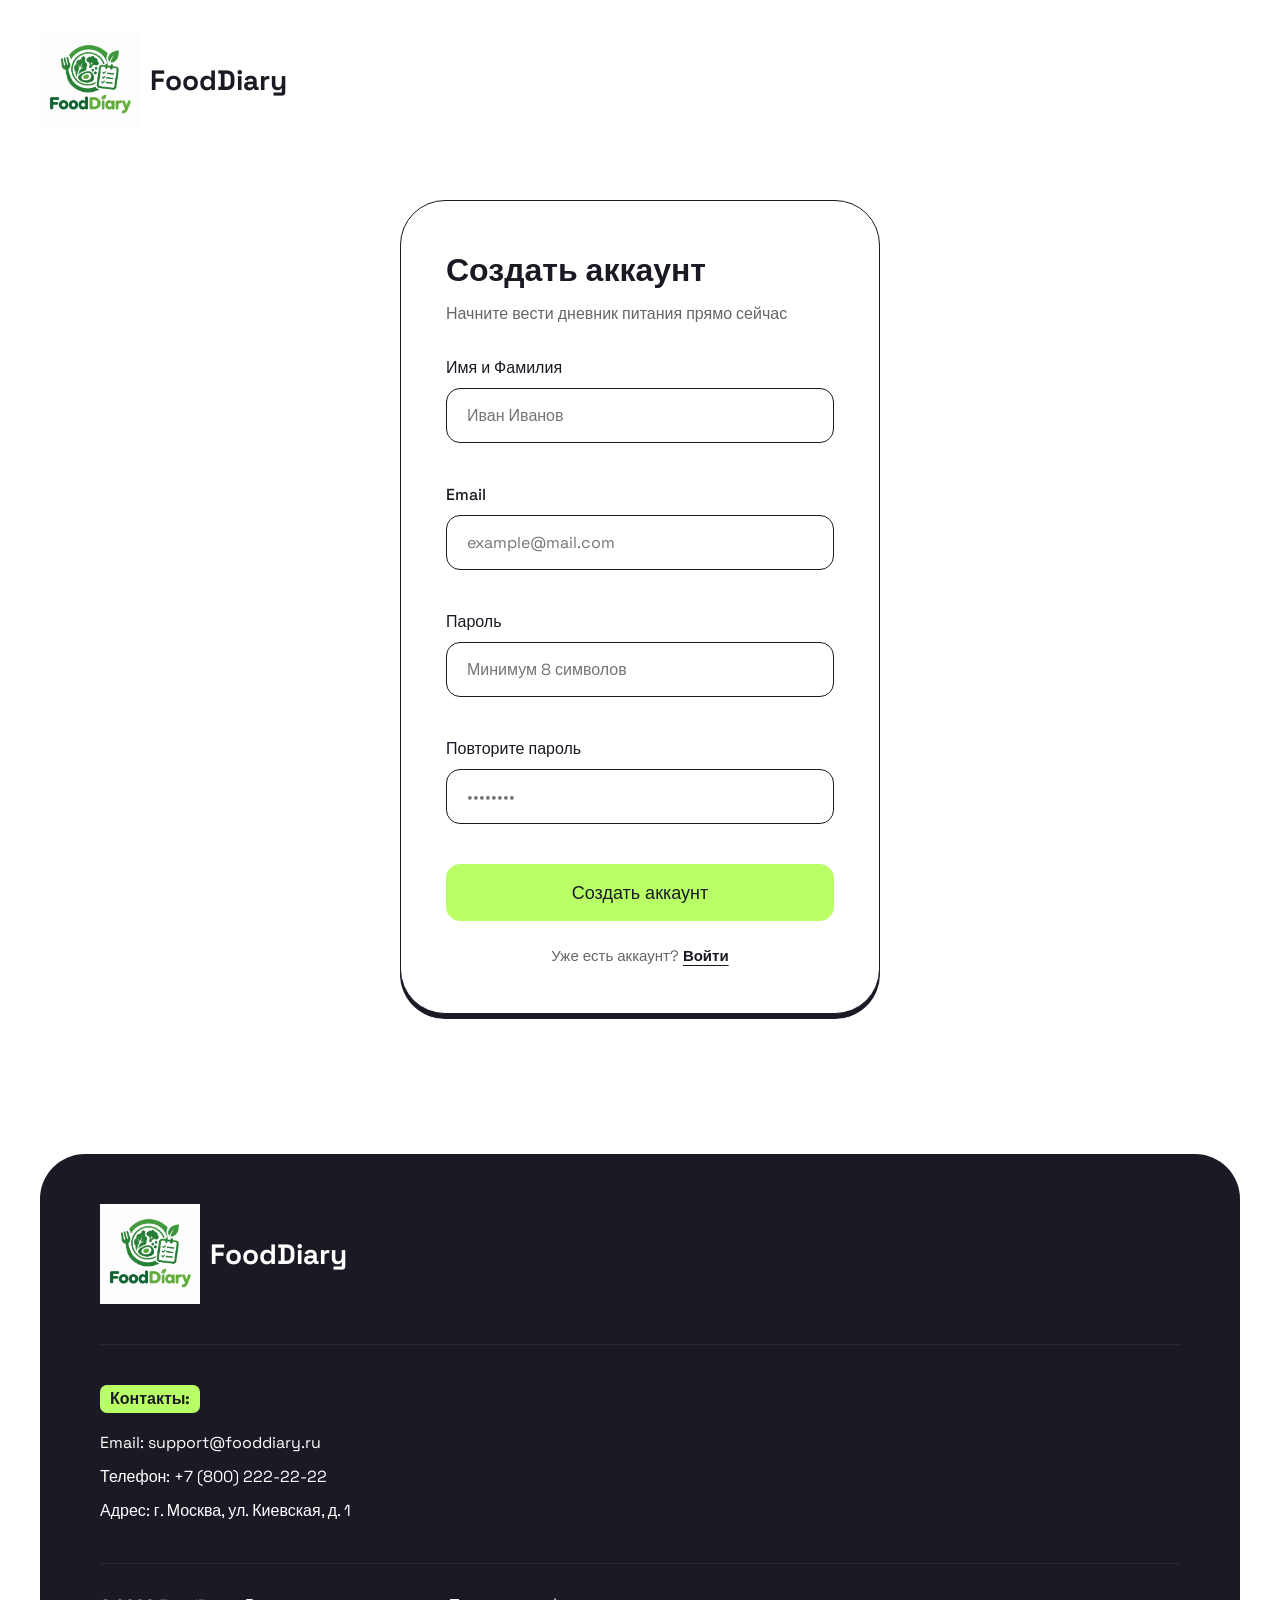
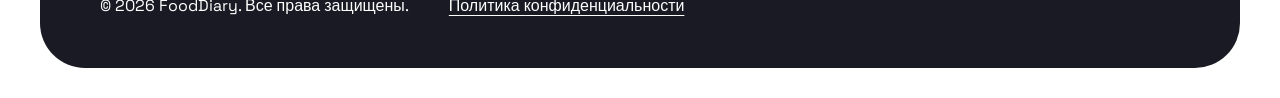
<file: register.html>
<!DOCTYPE html>
<html lang="ru">
<head>
  <meta charset="UTF-8">
  <meta name="viewport" content="width=device-width, initial-scale=1.0">
  <title>Регистрация — FoodDiary</title>
  <link rel="icon" href="images/logo_1.png" type="image/png">
  <link rel="preconnect" href="https://fonts.googleapis.com">
  <link rel="preconnect" href="https://fonts.gstatic.com" crossorigin>
  <link href="https://fonts.googleapis.com/css2?family=Space+Grotesk:wght@400;500;700&display=swap" rel="stylesheet">
  <link rel="stylesheet" href="style.css">
</head>
<body>

  <header class="header container">
    <a href="index.html" class="header__logo">
      <img src="images/logo_1.png" alt="Логотип" class="logo__img">
      FoodDiary
    </a>
  </header>

  <main class="container">
    <section class="auth">
      <div class="auth__card">
        <h1 class="auth__title">Создать аккаунт</h1>
        <p class="auth__subtitle">Начните вести дневник питания прямо сейчас</p>

        <form class="auth__form" id="register-form" novalidate>
          <div class="form__group">
            <label for="reg-name" class="form__label">Имя и Фамилия</label>
            <input type="text" id="reg-name" name="name" class="form__input" placeholder="Иван Иванов" required>
            <span class="form__error" data-error-for="reg-name"></span>
          </div>

          <div class="form__group">
            <label for="reg-email" class="form__label">Email</label>
            <input type="email" id="reg-email" name="email" class="form__input" placeholder="example@mail.com" required>
            <span class="form__error" data-error-for="reg-email"></span>
          </div>

          <div class="form__group">
            <label for="reg-password" class="form__label">Пароль</label>
            <input type="password" id="reg-password" name="password" class="form__input" placeholder="Минимум 8 символов" required>
            <span class="form__error" data-error-for="reg-password"></span>
          </div>

          <div class="form__group">
            <label for="reg-password2" class="form__label">Повторите пароль</label>
            <input type="password" id="reg-password2" name="password2" class="form__input" placeholder="••••••••" required>
            <span class="form__error" data-error-for="reg-password2"></span>
          </div>

          <button type="submit" class="button button_theme_green button_full">Создать аккаунт</button>
        </form>

        <p class="auth__footer-text">
          Уже есть аккаунт? <a href="index.html">Войти</a>
        </p>
      </div>
    </section>
  </main>

  <footer class="footer container">
    <div class="footer__inner">
      <div class="footer__header">
        <a href="index.html" class="footer__logo">
          <img src="images/logo_1.png" alt="Логотип" class="logo__img">
          FoodDiary
        </a>
      </div>

      <div class="footer__body">
        <div class="footer__contact-info">
          <span class="footer__contact-badge">Контакты:</span>
          <p>Email: support@fooddiary.ru</p>
          <p>Телефон: +7 (800) 222-22-22</p>
          <p>Адрес: г. Москва, ул. Киевская, д. 1</p>
        </div>
      </div>

      <div class="footer__bottom">
        <p>© 2026 FoodDiary. Все права защищены.</p>
        <a href="privacy.html" class="footer__privacy">Политика конфиденциальности</a>
      </div>
    </div>
  </footer>

  <script src="js/api.js"></script>
  <script src="js/register.js"></script>
</body>
</html>
</file>
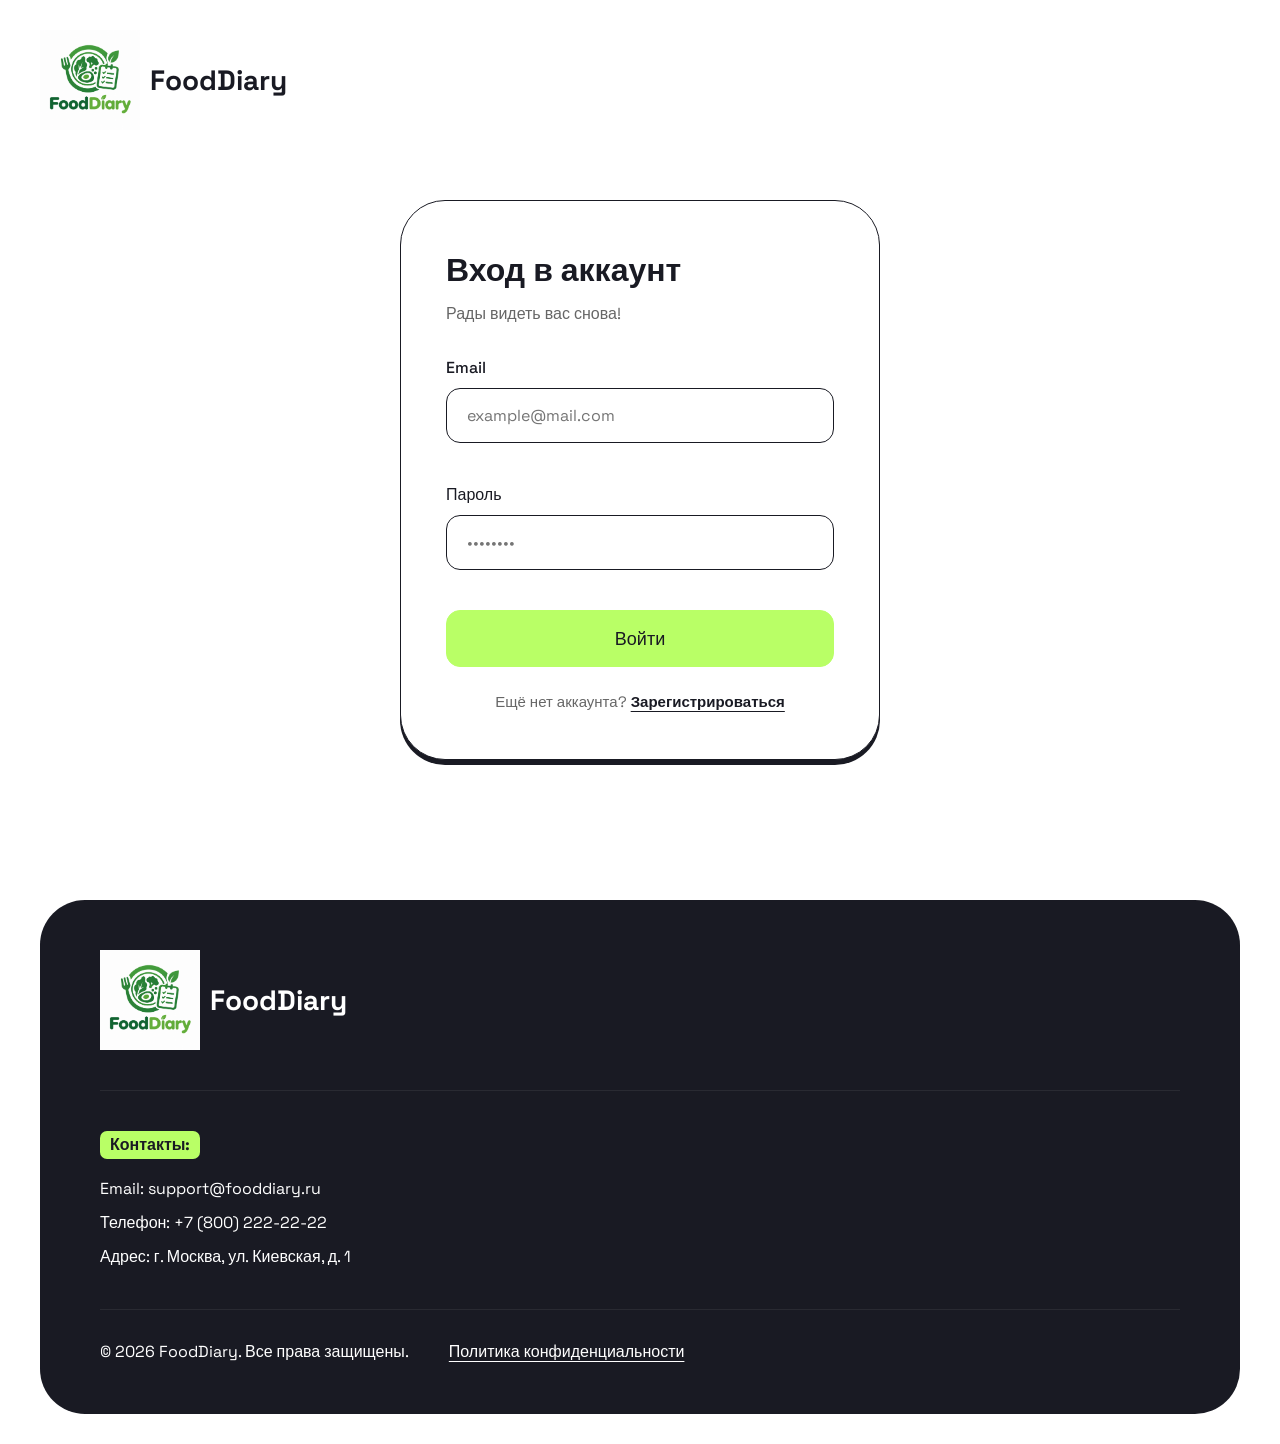
<file: wall.html>
<!DOCTYPE html>
<html lang="ru">
<head>
  <meta charset="UTF-8">
  <meta name="viewport" content="width=device-width, initial-scale=1.0">
  <title>Стена — FoodDiary</title>
  <link rel="icon" href="images/logo_1.png" type="image/png">
  <link rel="preconnect" href="https://fonts.googleapis.com">
  <link rel="preconnect" href="https://fonts.gstatic.com" crossorigin>
  <link href="https://fonts.googleapis.com/css2?family=Space+Grotesk:wght@400;500;700&display=swap" rel="stylesheet">
  <link rel="stylesheet" href="style.css">
</head>
<body>

  <header class="header container">
    <a href="diary.html" class="header__logo">
      <img src="images/logo_1.png" alt="Логотип" class="logo__img">
      FoodDiary
    </a>
    <nav class="nav">
      <ul class="nav__list">
        <li class="nav__item"><a href="diary.html" class="nav__link">Дневник</a></li>
        <li class="nav__item"><a href="profile.html" class="nav__link">Профиль</a></li>
        <li class="nav__item"><a href="products.html" class="nav__link">Продукты</a></li>
        <li class="nav__item"><a href="favorites.html" class="nav__link">Избранное</a></li>
        <li class="nav__item"><a href="recipes.html" class="nav__link">Рецепты</a></li>
        <li class="nav__item"><a href="wall.html" class="nav__link nav__link_active">Стена</a></li>
      </ul>
      <div class="nav__auth">
        <button type="button" class="nav__auth-btn" onclick="logout()">Выйти</button>
      </div>
    </nav>
  </header>

  <main class="container">

    <section class="page-header">
      <h1>Стена</h1>
      <p>Делись успехами и поддерживай других</p>
    </section>

    <!-- Форма нового поста -->
    <section class="card wall-form">
      <div class="wall-form__avatar" id="new-post-avatar">?</div>
      <form id="post-form" class="wall-form__inner">
        <textarea id="post-text" class="form__textarea" placeholder="Что нового?" maxlength="500" required></textarea>
        <div class="wall-form__actions">
          <span class="wall-form__counter"><span id="post-counter">0</span> / 500</span>
          <button type="submit" class="button button_theme_green">Опубликовать</button>
        </div>
      </form>
    </section>

    <!-- Лента постов -->
    <div id="posts-feed" class="wall-feed"></div>
    <p id="wall-status" role="status" aria-live="polite"></p>
    <button type="button" id="load-more-posts" class="button button_theme_outline" hidden>Показать ещё</button>

    <div id="empty-feed" class="diary-empty" style="display:none;">
      Пока ни одного поста. Будь первым!
    </div>

    <!-- Toast -->
    <div id="toast" class="toast"></div>

  </main>

  <footer class="footer container">
    <div class="footer__inner">
      <div class="footer__header">
        <a href="diary.html" class="footer__logo">
          <img src="images/logo_1.png" alt="Логотип" class="logo__img">
          FoodDiary
        </a>
        <ul class="footer__nav-list">
          <li><a href="diary.html" class="footer__nav-link">Дневник</a></li>
          <li><a href="products.html" class="footer__nav-link">Продукты</a></li>
          <li><a href="recipes.html" class="footer__nav-link">Рецепты</a></li>
          <li><a href="privacy.html" class="footer__nav-link">Политика</a></li>
        </ul>
      </div>

      <div class="footer__body">
        <div class="footer__contact-info">
          <span class="footer__contact-badge">Контакты:</span>
          <p>Email: support@fooddiary.ru</p>
          <p>Телефон: +7 (800) 222-22-22</p>
          <p>Адрес: г. Москва, ул. Киевская, д. 1</p>
        </div>
      </div>

      <div class="footer__bottom">
        <p>© 2026 FoodDiary. Все права защищены.</p>
        <a href="privacy.html" class="footer__privacy">Политика конфиденциальности</a>
      </div>
    </div>
  </footer>

  <script src="js/api.js"></script>
  <script src="js/auth.js"></script>
  <script src="js/wall.js"></script>
</body>
</html>
</file>
<file: style.css>
/* ============================================
   1. ДИЗАЙН-СИСТЕМА (ПЕРЕМЕННЫЕ И СБРОС)
   ============================================ */
:root {
  --color-primary: #B9FF66;
  --color-dark: #191A23;
  --color-grey: #F3F3F3;
  --color-white: #FFFFFF;
  --color-muted: #666666;
  --color-border: #191A23;
  --color-error: #d32f2f;

  --font-main: 'Space Grotesk', sans-serif;
  --radius-card: 45px;
  --radius-btn: 14px;
  --radius-sm: 10px;

  --shadow-card: 0px 5px 0px #191A23;
}

* {
  box-sizing: border-box;
  margin: 0;
  padding: 0;
}

body {
  font-family: var(--font-main);
  background-color: var(--color-white);
  color: var(--color-dark);
  line-height: 1.5;
  -webkit-font-smoothing: antialiased;
  min-height: 100vh;
  display: flex;
  flex-direction: column;
}

main {
  flex: 1;
}

img {
  max-width: 100%;
  display: block;
}

a {
  color: inherit;
}

.container {
  max-width: 1240px;
  margin: 0 auto;
  padding: 0 20px;
  width: 100%;
}

/* ============================================
   2. ШАПКА
   ============================================ */
.header {
  display: flex;
  align-items: center;
  justify-content: space-between;
  padding: 30px 20px;
  gap: 20px;
}

.header__logo {
  font-size: 28px;
  font-weight: 700;
  color: var(--color-dark);
  text-decoration: none;
  display: flex;
  align-items: center;
  gap: 10px;
}

.logo__img {
  width: 100px;
  height: 100px;
  object-fit: contain;
}

.nav {
  display: flex;
  align-items: center;
  gap: 40px;
}

.nav__list {
  display: flex;
  list-style: none;
  gap: 30px;
}

.nav__link {
  text-decoration: none;
  color: var(--color-dark);
  font-size: 18px;
  font-weight: 500;
  transition: opacity 0.2s ease;
}

.nav__link:hover {
  opacity: 0.65;
}

.nav__link_active {
  font-weight: 700;
  text-decoration: underline;
  text-underline-offset: 6px;
}

.nav__auth {
  display: flex;
  align-items: center;
  gap: 15px;
}

.nav__auth-btn {
  font-size: 18px;
  font-weight: 500;
  color: var(--color-dark);
  transition: opacity 0.2s ease;
  border-radius: 5px;
  padding: 8px 16px;
}

.nav__auth-btn:hover {
  opacity: 0.65;
}

/* ===== Кнопка «Выйти» в шапке ===== */
.nav__auth-btn {
  font-size: 16px;
  font-weight: 600;
  line-height: 1;
  padding: 11px 24px;
  border-radius: var(--radius-btn);
  background: var(--color-primary);
  color: var(--color-dark);
  cursor: pointer;
}


/* ============================================
   3. КНОПКИ
   ============================================ */
.button {
  display: inline-block;
  padding: 16px 32px;
  border-radius: var(--radius-btn);
  font-size: 18px;
  font-weight: 500;
  font-family: inherit;
  text-align: center;
  text-decoration: none;
  cursor: pointer;
  transition: all 0.2s ease;
  border: 1px solid var(--color-dark);
  background: transparent;
  color: var(--color-dark);
}

.button_theme_primary {
  background-color: var(--color-dark);
  color: var(--color-white);
}

.button_theme_primary:hover {
  background-color: var(--color-primary);
  color: var(--color-dark);
}

.button_theme_outline {
  background-color: transparent;
  color: var(--color-dark);
}

.button_theme_outline:hover {
  background-color: var(--color-dark);
  color: var(--color-white);
}

.button_theme_green {
  background-color: var(--color-primary);
  color: var(--color-dark);
  border-color: var(--color-primary);
}

.button_theme_green:hover {
  opacity: 0.85;
}

.button_full {
  width: 100%;
}

/* ============================================
   4. ЗАГОЛОВКИ И ПЛАШКИ
   ============================================ */
.badge {
  display: inline-block;
  background-color: var(--color-primary);
  padding: 2px 12px;
  border-radius: 7px;
  font-size: 32px;
  font-weight: 700;
}

.section-title {
  display: flex;
  align-items: center;
  gap: 40px;
  margin: 60px 0 40px;
  flex-wrap: wrap;
}

.section-title p {
  font-size: 18px;
  max-width: 500px;
  color: var(--color-muted);
}

.page-header {
  margin: 40px 0;
}

.page-header h1 {
  font-size: 40px;
  margin-bottom: 10px;
}

.page-header p {
  color: var(--color-muted);
}

/* ============================================
   5. КАРТОЧКИ (переиспользуемый компонент)
   ============================================ */
.card {
  background-color: var(--color-white);
  border: 1px solid var(--color-border);
  border-radius: var(--radius-card);
  padding: 35px;
  box-shadow: var(--shadow-card);
}

.cards-grid {
  display: grid;
  grid-template-columns: repeat(auto-fill, minmax(280px, 1fr));
  gap: 25px;
}

/* ============================================
   6. ФОРМЫ
   ============================================ */
.form__group {
  margin-bottom: 20px;
}

.form__label {
  display: block;
  font-size: 16px;
  font-weight: 500;
  margin-bottom: 8px;
}

.form__input,
.form__textarea,
.form__select {
  width: 100%;
  padding: 16px 20px;
  border: 1px solid var(--color-border);
  border-radius: var(--radius-btn);
  font-family: inherit;
  font-size: 16px;
  background-color: var(--color-white);
  color: var(--color-dark);
  outline: none;
  transition: border-color 0.2s ease, box-shadow 0.2s ease;
}

.form__input:focus,
.form__textarea:focus,
.form__select:focus {
  box-shadow: 0 0 0 3px rgba(185, 255, 102, 0.5);
}

.form__textarea {
  resize: vertical;
  min-height: 120px;
}

.form__error {
  display: block;
  min-height: 16px;
  margin-top: 4px;
  font-size: 13px;
  color: var(--color-error);
}

.form__input_error {
  border-color: var(--color-error);
  background-color: #fff5f5;
}

.form__hint {
  font-size: 13px;
  color: var(--color-muted);
  margin-top: 4px;
}

/* ============================================
   7. СТРАНИЦЫ АВТОРИЗАЦИИ
   ============================================ */
.auth {
  display: flex;
  justify-content: center;
  align-items: flex-start;
  padding: 40px 20px 80px;
}

.auth__card {
  width: 100%;
  max-width: 480px;
  background-color: var(--color-white);
  border: 1px solid var(--color-border);
  border-radius: var(--radius-card);
  padding: 45px;
  box-shadow: var(--shadow-card);
}

.auth__title {
  font-size: 32px;
  font-weight: 700;
  margin-bottom: 8px;
}

.auth__subtitle {
  font-size: 16px;
  color: var(--color-muted);
  margin-bottom: 30px;
}

.auth__form {
  display: flex;
  flex-direction: column;
}

.auth__footer-text {
  margin-top: 24px;
  text-align: center;
  font-size: 15px;
  color: var(--color-muted);
}

.auth__footer-text a {
  color: var(--color-dark);
  font-weight: 700;
  text-decoration: underline;
  text-underline-offset: 4px;
}

/* ============================================
   8. ФУТЕР
   ============================================ */
.footer {
  margin-top: 60px;
  margin-bottom: 30px;
}

.footer__inner {
  background-color: var(--color-dark);
  color: var(--color-white);
  border-radius: var(--radius-card);
  padding: 50px 60px;
}

.footer__header {
  display: flex;
  justify-content: space-between;
  align-items: center;
  margin-bottom: 40px;
  flex-wrap: wrap;
  gap: 20px;
}

.footer__logo {
  color: var(--color-white);
  font-size: 28px;
  font-weight: 700;
  text-decoration: none;
  display: flex;
  align-items: center;
  gap: 10px;
}

.footer__nav-list {
  display: flex;
  list-style: none;
  gap: 30px;
  flex-wrap: wrap;
}

.footer__nav-link {
  color: var(--color-white);
  text-decoration: underline;
  text-underline-offset: 4px;
  font-size: 18px;
}

.footer__socials {
  display: flex;
  gap: 15px;
}

.social-icon {
  width: 32px;
  height: 32px;
  background-color: var(--color-white);
  color: var(--color-dark);
  border-radius: 50%;
  display: flex;
  align-items: center;
  justify-content: center;
  text-decoration: none;
  font-weight: 700;
  font-size: 14px;
  transition: background 0.2s ease;
}

.social-icon:hover {
  background-color: var(--color-primary);
}

.footer__body {
  border-top: 1px solid #292A32;
  padding-top: 40px;
  margin-bottom: 40px;
}

.footer__contact-info {
  display: flex;
  flex-direction: column;
  gap: 10px;
  font-size: 16px;
}

.footer__contact-badge {
  background-color: var(--color-primary);
  color: var(--color-dark);
  padding: 2px 10px;
  border-radius: 7px;
  font-weight: 700;
  display: inline-block;
  align-self: flex-start;
  margin-bottom: 8px;
}

.footer__bottom {
  display: flex;
  gap: 40px;
  align-items: center;
  font-size: 16px;
  color: var(--color-white);
  flex-wrap: wrap;
  border-top: 1px solid #292A32;
  padding-top: 30px;
}

.footer__privacy {
  color: var(--color-white);
  text-decoration: underline;
  text-underline-offset: 4px;
}

/* ============================================
   9. АДАПТИВ
   ============================================ */
@media (max-width: 900px) {
  .nav {
    gap: 20px;
  }
  .nav__list {
    gap: 18px;
  }
  .nav__link,
  .nav__auth-btn {
    font-size: 16px;
  }
  .badge {
    font-size: 26px;
  }
  .footer__inner {
    padding: 35px 25px;
  }
}

@media (max-width: 640px) {
  .header {
    flex-direction: column;
    align-items: flex-start;
  }
  .nav {
    flex-direction: column;
    align-items: flex-start;
    width: 100%;
    gap: 15px;
  }
  .nav__list {
    flex-wrap: wrap;
    gap: 14px;
  }
  .auth__card {
    padding: 30px 22px;
  }
  .auth__title {
    font-size: 26px;
  }
  .badge {
    font-size: 22px;
  }
  .footer__bottom {
    flex-direction: column;
    align-items: flex-start;
    gap: 15px;
  }
}
/* ============================================
   10. ДНЕВНИК
   ============================================ */

.diary-date {
  display: flex;
  align-items: center;
  justify-content: center;
  gap: 20px;
  margin: 20px 0 30px;
}

.diary-date__arrow {
  width: 44px;
  height: 44px;
  border-radius: 50%;
  border: 1px solid var(--color-border);
  background: var(--color-white);
  font-size: 20px;
  cursor: pointer;
  transition: background 0.2s ease;
}

.diary-date__arrow:hover {
  background: var(--color-primary);
}

.diary-date__current {
  font-size: 22px;
  font-weight: 700;
  min-width: 280px;
  text-align: center;
  text-transform: capitalize;
}

.diary-summary {
  margin-bottom: 40px;
  text-align: center;
}

.diary-summary__title {
  font-size: 18px;
  color: var(--color-muted);
  font-weight: 500;
  margin-bottom: 15px;
}

.diary-summary__calories {
  font-size: 48px;
  font-weight: 700;
  margin-bottom: 10px;
}

.diary-summary__macros {
  display: flex;
  justify-content: center;
  gap: 30px;
  font-size: 18px;
  color: var(--color-muted);
}

.diary-summary__macros b {
  color: var(--color-dark);
}

.diary-section {
  margin-bottom: 40px;
}

.diary-section__head {
  display: flex;
  align-items: center;
  justify-content: space-between;
  margin-bottom: 16px;
  gap: 20px;
  flex-wrap: wrap;
}

.diary-section__title {
  font-size: 24px;
  font-weight: 700;
}

.diary-section__add {
  padding: 12px 22px;
  font-size: 16px;
}

.diary-list {
  display: flex;
  flex-direction: column;
  gap: 12px;
}

.diary-empty {
  padding: 30px;
  text-align: center;
  background: var(--color-grey);
  border-radius: var(--radius-btn);
  color: var(--color-muted);
  font-size: 16px;
}

.diary-item {
  display: flex;
  align-items: center;
  justify-content: space-between;
  gap: 16px;
  padding: 16px 20px;
  border: 1px solid var(--color-border);
  border-radius: var(--radius-btn);
  background: var(--color-white);
  transition: box-shadow 0.2s ease;
}

.diary-item:hover {
  box-shadow: 0 4px 0 rgba(25, 26, 35, 0.1);
}

.diary-item__name {
  font-size: 18px;
  font-weight: 700;
  margin-bottom: 4px;
}

.diary-item__details {
  font-size: 14px;
  color: var(--color-muted);
}

.diary-item__delete {
  width: 36px;
  height: 36px;
  border-radius: 50%;
  border: 1px solid var(--color-border);
  background: var(--color-white);
  font-size: 20px;
  line-height: 1;
  cursor: pointer;
  color: var(--color-dark);
  transition: all 0.2s ease;
  flex-shrink: 0;
}

.diary-item__delete:hover {
  background: var(--color-error);
  color: var(--color-white);
  border-color: var(--color-error);
}

@media (max-width: 640px) {
  .diary-date__current {
    font-size: 18px;
    min-width: 0;
    flex: 1;
  }
  .diary-summary__calories {
    font-size: 36px;
  }
  .diary-summary__macros {
    gap: 18px;
    font-size: 16px;
  }
  .diary-section__title {
    font-size: 20px;
  }
}
/* ============================================
   11. СТРАНИЦА ПРОДУКТОВ
   ============================================ */

/* Тулбар с поиском и кнопкой назад */
.products-toolbar {
  display: flex;
  gap: 16px;
  margin-bottom: 30px;
  flex-wrap: wrap;
}

.products-toolbar .form__input {
  flex: 1;
  min-width: 220px;
}

/* Сетка карточек */
.products-grid {
  display: grid;
  grid-template-columns: repeat(auto-fill, minmax(260px, 1fr));
  gap: 20px;
  margin-bottom: 40px;
}

.product-card {
  display: flex;
  flex-direction: column;
  gap: 6px;
  padding: 22px;
  border: 1px solid var(--color-border);
  border-radius: var(--radius-btn);
  background: var(--color-white);
  transition: transform 0.15s ease, box-shadow 0.15s ease;
}

.product-card:hover {
  transform: translateY(-2px);
  box-shadow: var(--shadow-card);
}

.product-card__image {
  width: 100%;
  height: 180px;
  object-fit: contain;
  border-radius: 10px;
  margin-bottom: 8px;
}

.product-card__image_detail {
  height: auto;
  max-height: 420px;
  object-fit: contain;
}

.product-card__name {
  font-size: 18px;
  font-weight: 700;
}

.product-card__kbju {
  font-size: 14px;
  color: var(--color-muted);
}

.product-card__hint {
  font-size: 12px;
  color: var(--color-muted);
  margin-bottom: 10px;
}

.product-card__add {
  padding: 12px 20px;
  font-size: 16px;
  margin-top: auto;
}

/* ============================================
   12. ПАНЕЛЬ ГРАММОВКИ (внизу страницы)
   ============================================ */

.grams-panel {
  margin: 40px 0;
  scroll-margin-top: 20px;   /* отступ сверху при плавном скролле */
}

.grams-panel__card {
  padding: 30px;
  border: 2px solid var(--color-border);
  background: var(--color-white);
}

.grams-panel__head {
  display: flex;
  align-items: flex-start;
  justify-content: space-between;
  gap: 20px;
  margin-bottom: 20px;
}

.grams-panel__title {
  font-size: 24px;
  font-weight: 700;
  margin-bottom: 4px;
}

.grams-panel__kbju {
  font-size: 14px;
  color: var(--color-muted);
}

.grams-panel__close {
  width: 36px;
  height: 36px;
  border-radius: 50%;
  border: 1px solid var(--color-border);
  background: var(--color-white);
  font-size: 20px;
  line-height: 1;
  cursor: pointer;
  color: var(--color-dark);
  transition: all 0.2s ease;
  flex-shrink: 0;
}

.grams-panel__close:hover {
  background: var(--color-dark);
  color: var(--color-white);
}

.grams-panel__form {
  display: flex;
  flex-direction: column;
}

.grams-panel__preview {
  padding: 16px;
  background: var(--color-grey);
  border-radius: var(--radius-btn);
  margin-bottom: 20px;
  text-align: center;
}

.grams-panel__preview-title {
  font-size: 14px;
  color: var(--color-muted);
  margin-bottom: 6px;
}

.grams-panel__preview-values {
  font-size: 16px;
  color: var(--color-dark);
}

.grams-panel__preview-values b {
  font-size: 18px;
}

/* ============================================
   13. TOAST
   ============================================ */

.toast {
  position: fixed;
  bottom: 30px;
  left: 50%;
  transform: translateX(-50%) translateY(100px);
  background: var(--color-dark);
  color: var(--color-white);
  padding: 14px 24px;
  border-radius: var(--radius-btn);
  font-size: 16px;
  font-weight: 500;
  opacity: 0;
  transition: all 0.3s ease;
  z-index: 2000;
  pointer-events: none;
}

.toast_visible {
  opacity: 1;
  transform: translateX(-50%) translateY(0);
}

/* ============================================
   14. АДАПТИВ: ПРОДУКТЫ + ГРАММОВКА
   ============================================ */

@media (max-width: 640px) {
  .products-toolbar {
    flex-direction: column;
  }

  .products-toolbar .form__input {
    width: 100%;
  }

  .products-grid {
    grid-template-columns: 1fr;
  }

  .grams-panel__card {
    padding: 22px;
  }

  .grams-panel__title {
    font-size: 20px;
  }
}

/* ============================================
   15. ИЗБРАННОЕ (звёздочка на карточках)
   ============================================ */

.product-card__head {
  display: flex;
  align-items: flex-start;
  justify-content: space-between;
  gap: 10px;
}

.product-card__fav {
  width: 32px;
  height: 32px;
  border-radius: 50%;
  border: 1px solid var(--color-border);
  background: var(--color-white);
  font-size: 18px;
  line-height: 1;
  cursor: pointer;
  color: #ccc;
  transition: all 0.2s ease;
  flex-shrink: 0;
  padding: 0;
}

.product-card__fav:hover {
  color: var(--color-primary);
  border-color: var(--color-primary);
}

.product-card__fav_active {
  color: var(--color-primary);
  background: var(--color-dark);
  border-color: var(--color-dark);
}

.product-card__fav_active:hover {
  opacity: 0.85;

}/* ============================================
   16. ПРОФИЛЬ
   ============================================ */

.profile-card {
  text-align: center;
  padding: 40px 30px;
  margin-bottom: 30px;
}

.profile-avatar {
  width: 96px;
  height: 96px;
  border-radius: 50%;
  background: var(--color-primary);
  border: 2px solid var(--color-border);
  display: flex;
  align-items: center;
  justify-content: center;
  font-size: 36px;
  font-weight: 700;
  color: var(--color-dark);
  margin: 0 auto 20px;
}

.profile-name {
  font-size: 28px;
  font-weight: 700;
  margin-bottom: 6px;
}

.profile-email {
  font-size: 16px;
  color: var(--color-muted);
  margin-bottom: 6px;
}

.profile-since {
  font-size: 14px;
  color: var(--color-muted);
}

/* Статистика */
.profile-stats {
  display: grid;
  grid-template-columns: repeat(3, 1fr);
  gap: 20px;
  margin-bottom: 30px;
}

.profile-stat {
  text-align: center;
  padding: 26px 20px;
}

.profile-stat__value {
  font-size: 36px;
  font-weight: 700;
  color: var(--color-dark);
  margin-bottom: 6px;
}

.profile-stat__label {
  font-size: 14px;
  color: var(--color-muted);
}

/* Форма редактирования */
.profile-edit {
  margin-bottom: 30px;
}

.profile-edit__title {
  font-size: 22px;
  font-weight: 700;
  margin-bottom: 20px;
}

.profile-edit__form {
  display: flex;
  flex-direction: column;
}

.profile-edit__form .button {
  align-self: flex-start;
}

/* Выход */
.profile-logout {
  text-align: center;
  margin-bottom: 60px;
}

@media (max-width: 640px) {
  .profile-stats {
    grid-template-columns: 1fr;
  }
  .profile-stat__value {
    font-size: 28px;
  }
  .profile-name {
    font-size: 22px;
  }
  .profile-avatar {
    width: 80px;
    height: 80px;
    font-size: 30px;
  }
}
/* ============================================
   17. СТЕНА
   ============================================ */

/* Форма нового поста */
.wall-form {
  display: flex;
  gap: 16px;
  padding: 24px;
  margin-bottom: 30px;
}

.wall-form__avatar {
  width: 48px;
  height: 48px;
  border-radius: 50%;
  background: var(--color-primary);
  border: 1px solid var(--color-border);
  display: flex;
  align-items: center;
  justify-content: center;
  font-size: 18px;
  font-weight: 700;
  flex-shrink: 0;
}

.wall-form__inner {
  flex: 1;
  display: flex;
  flex-direction: column;
  gap: 12px;
}

.wall-form__actions {
  display: flex;
  justify-content: space-between;
  align-items: center;
  gap: 16px;
}

.wall-form__counter {
  font-size: 14px;
  color: var(--color-muted);
}

/* Лента */
.wall-feed {
  display: flex;
  flex-direction: column;
  gap: 20px;
  margin-bottom: 40px;
}

/* Пост */
.post {
  background: var(--color-white);
  border: 1px solid var(--color-border);
  border-radius: var(--radius-card);
  padding: 24px;
  box-shadow: var(--shadow-card);
}

.post__head {
  display: flex;
  align-items: center;
  gap: 14px;
  margin-bottom: 16px;
}

.post__avatar {
  width: 44px;
  height: 44px;
  border-radius: 50%;
  background: var(--color-primary);
  border: 1px solid var(--color-border);
  display: flex;
  align-items: center;
  justify-content: center;
  font-size: 16px;
  font-weight: 700;
  flex-shrink: 0;
}

.post__author {
  flex: 1;
  min-width: 0;
}

.post__author-name {
  font-weight: 700;
  font-size: 16px;
}

.post__date {
  font-size: 13px;
  color: var(--color-muted);
}

.post__delete {
  width: 32px;
  height: 32px;
  border-radius: 50%;
  border: 1px solid var(--color-border);
  background: var(--color-white);
  font-size: 18px;
  line-height: 1;
  cursor: pointer;
  color: var(--color-dark);
  transition: all 0.2s ease;
  flex-shrink: 0;
  padding: 0;
}

.post__delete:hover {
  background: var(--color-error);
  color: var(--color-white);
  border-color: var(--color-error);
}

.post__text {
  font-size: 16px;
  line-height: 1.55;
  margin-bottom: 16px;
  word-wrap: break-word;
}

/* Действия под постом */
.post__actions {
  display: flex;
  gap: 12px;
  border-top: 1px solid #ebebeb;
  padding-top: 14px;
}

.post__action {
  display: flex;
  align-items: center;
  gap: 6px;
  padding: 8px 16px;
  border: 1px solid var(--color-border);
  border-radius: 20px;
  background: var(--color-white);
  font-size: 14px;
  font-weight: 500;
  cursor: pointer;
  color: var(--color-dark);
  transition: all 0.2s ease;
  font-family: inherit;
}

.post__action:hover {
  background: var(--color-grey);
}

.post__action_active {
  background: var(--color-primary);
  border-color: var(--color-primary);
}

/* Комментарии */
.post__comments {
  margin-top: 16px;
  padding-top: 16px;
  border-top: 1px solid #ebebeb;
}

.post__comments-list {
  display: flex;
  flex-direction: column;
  gap: 12px;
  margin-bottom: 14px;
}

.comment {
  display: flex;
  gap: 10px;
}

.comment__avatar {
  width: 32px;
  height: 32px;
  border-radius: 50%;
  background: var(--color-grey);
  border: 1px solid var(--color-border);
  display: flex;
  align-items: center;
  justify-content: center;
  font-size: 12px;
  font-weight: 700;
  flex-shrink: 0;
}

.comment__body {
  flex: 1;
  min-width: 0;
}

.comment__head {
  display: flex;
  gap: 10px;
  align-items: baseline;
  margin-bottom: 2px;
}

.comment__author {
  font-weight: 700;
  font-size: 14px;
}

.comment__date {
  font-size: 12px;
  color: var(--color-muted);
}

.comment__text {
  font-size: 14px;
  line-height: 1.5;
  word-wrap: break-word;
}

/* Форма комментария */
.post__comment-form {
  display: flex;
  gap: 10px;
}

.post__comment-input {
  flex: 1;
  padding: 10px 16px;
  font-size: 14px;
}

.post__comment-submit {
  padding: 10px 20px;
  font-size: 14px;
}

@media (max-width: 640px) {
  .wall-form {
    flex-direction: column;
    padding: 20px;
  }
  .wall-form__avatar {
    align-self: flex-start;
  }
  .wall-form__actions {
    flex-direction: column-reverse;
    align-items: stretch;
  }
  .wall-form__actions .button {
    width: 100%;
  }
  .post {
    padding: 18px;
  }
  .post__comment-form {
    flex-direction: column;
  }
  .post__comment-submit {
    width: 100%;
  }
}

/* фильтр категорий рядом с поиском */
.products-toolbar .form__select {
  flex: 0 0 auto;
  min-width: 200px;
}

/* ряд кнопок в карточке продукта / рецепта */
.product-card__actions {
  display: flex;
  gap: 8px;
  margin-top: auto;
}
.product-card__actions + .product-card__actions {
  margin-top: 0;
}
.product-card__actions .button {
  flex: 1;
  margin-top: 0;
  padding: 10px 14px;
  font-size: 15px;
  text-align: center;
}

/* удаление комментария */
.comment__delete {
  margin-left: auto;
  width: 22px;
  height: 22px;
  border-radius: 50%;
  border: 1px solid var(--color-border);
  background: var(--color-white);
  font-size: 14px;
  line-height: 1;
  cursor: pointer;
  color: var(--color-dark);
  padding: 0;
  transition: all 0.2s ease;
}
.comment__delete:hover {
  background: var(--color-error);
  color: var(--color-white);
  border-color: var(--color-error);
}

/* карточка рецепта */
#recipe-ingredients-list,
#recipe-steps-list {
  padding-left: 22px;
  line-height: 1.7;
  margin-bottom: 24px;
}
#recipe-steps-list li {
  margin-bottom: 8px;
}
/* фильтр категорий рядом с поиском */
.products-toolbar .form__select {
  flex: 0 0 auto;
  min-width: 200px;
}

/* ряд кнопок в карточке продукта / рецепта */
.product-card__actions {
  display: flex;
  gap: 8px;
  margin-top: auto;
}
.product-card__actions + .product-card__actions {
  margin-top: 0;
}
.product-card__actions .button {
  flex: 1;
  margin-top: 0;
  padding: 10px 14px;
  font-size: 15px;
  text-align: center;
}

/* удаление комментария */
.comment__delete {
  margin-left: auto;
  width: 22px;
  height: 22px;
  border-radius: 50%;
  border: 1px solid var(--color-border);
  background: var(--color-white);
  font-size: 14px;
  line-height: 1;
  cursor: pointer;
  color: var(--color-dark);
  padding: 0;
  transition: all 0.2s ease;
}
.comment__delete:hover {
  background: var(--color-error);
  color: var(--color-white);
  border-color: var(--color-error);
}

/* карточка рецепта */
#recipe-ingredients-list,
#recipe-steps-list {
  padding-left: 22px;
  line-height: 1.7;
  margin-bottom: 24px;
}
#recipe-steps-list li {
  margin-bottom: 8px;
}



/* Редактор ингредиентов рецепта */
.recipe-ingredient-list { display: grid; gap: 12px; margin-bottom: 12px; }
.recipe-ingredient-row { display: grid; grid-template-columns: minmax(0, 1fr) 130px auto; gap: 10px; align-items: center; }
.recipe-ingredient-row > * { min-width: 0; }
@media (max-width: 640px) {
  .recipe-ingredient-row { grid-template-columns: minmax(0, 1fr) auto; }
  .recipe-ingredient-row select { grid-column: 1 / -1; }
}
</file>
